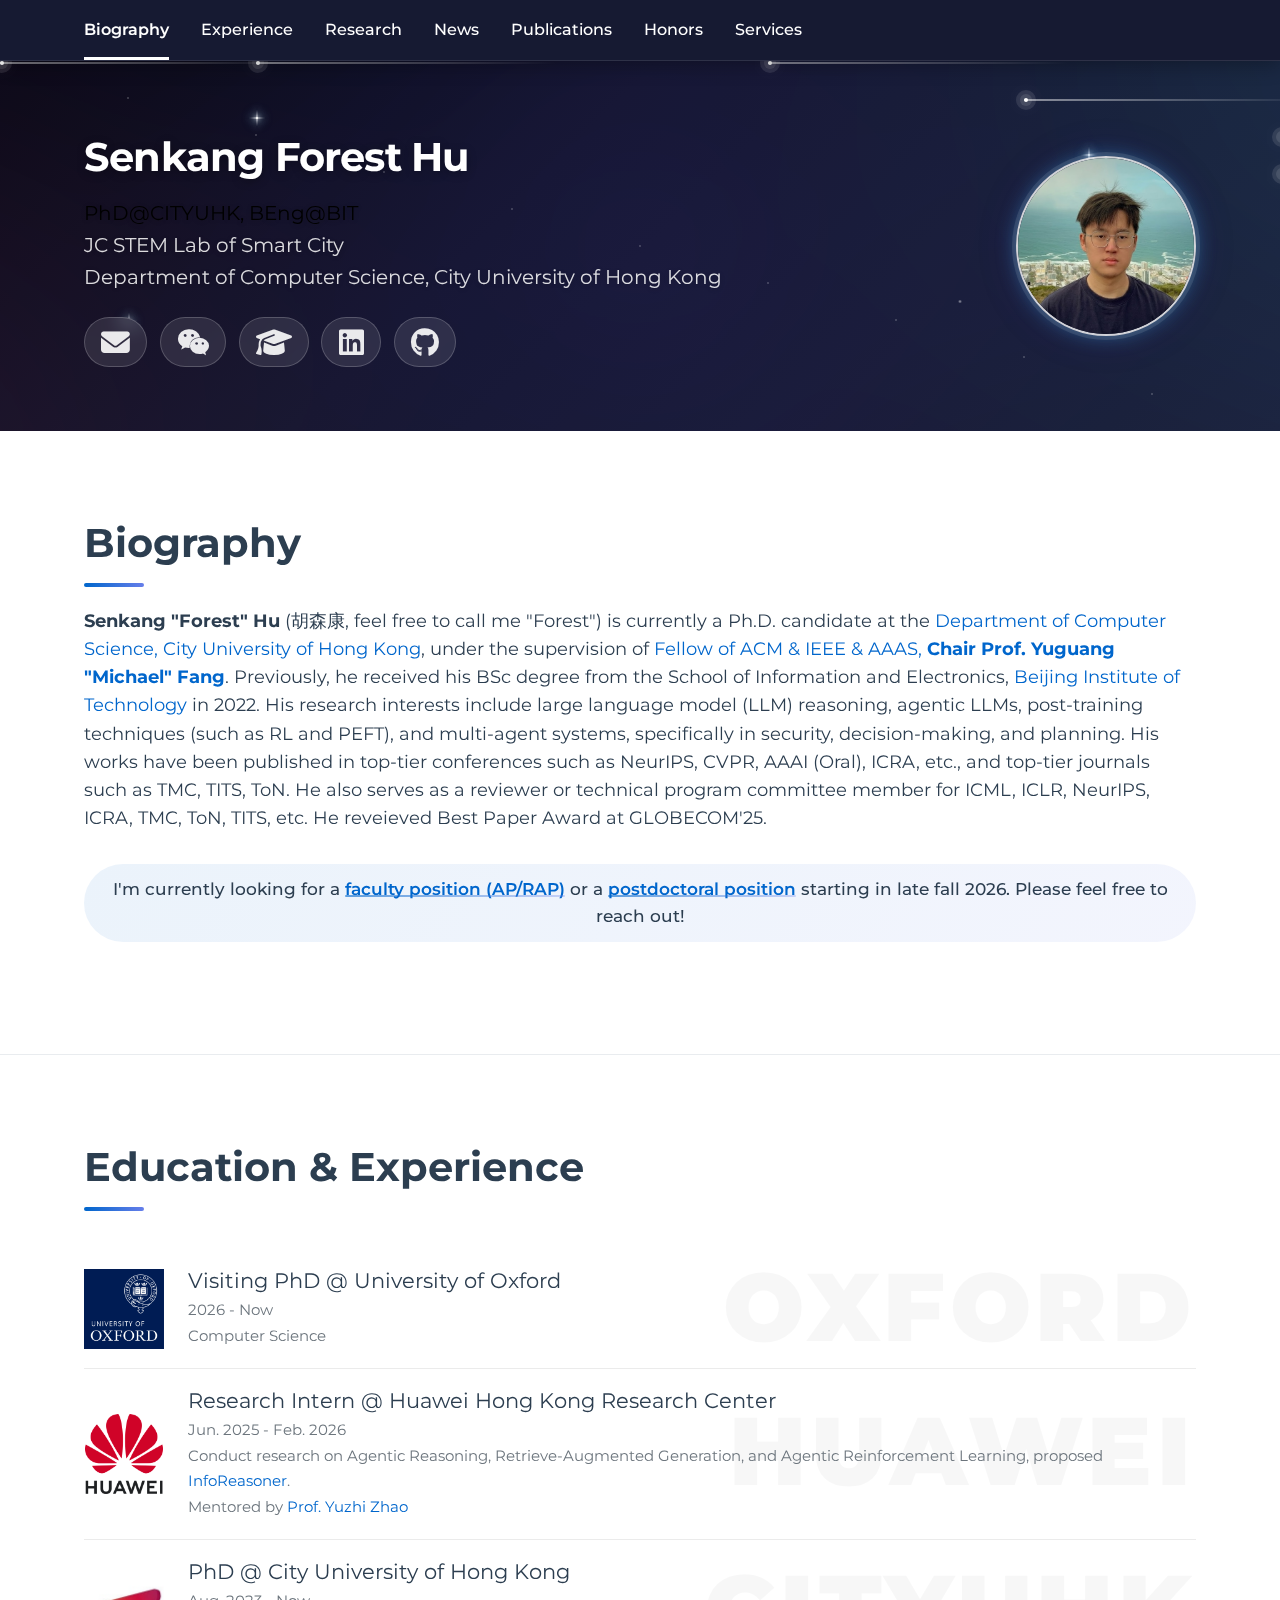
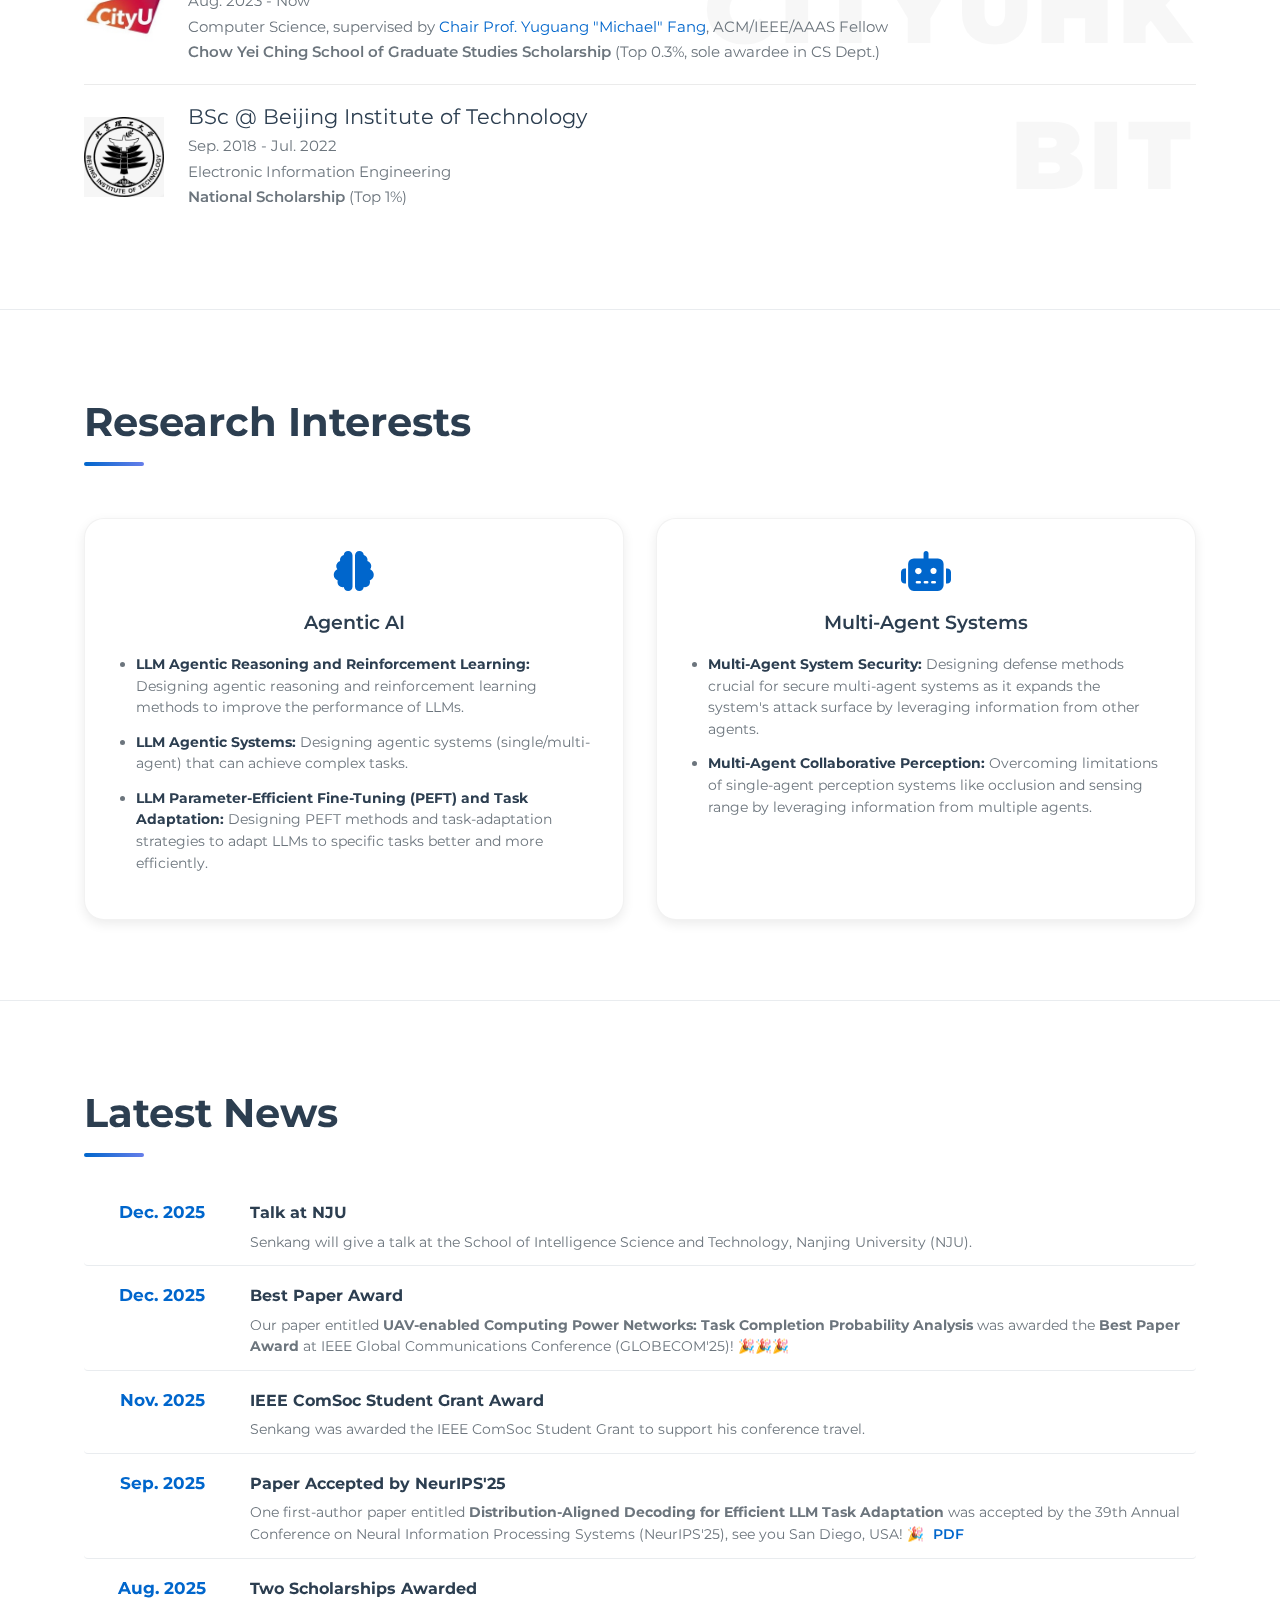
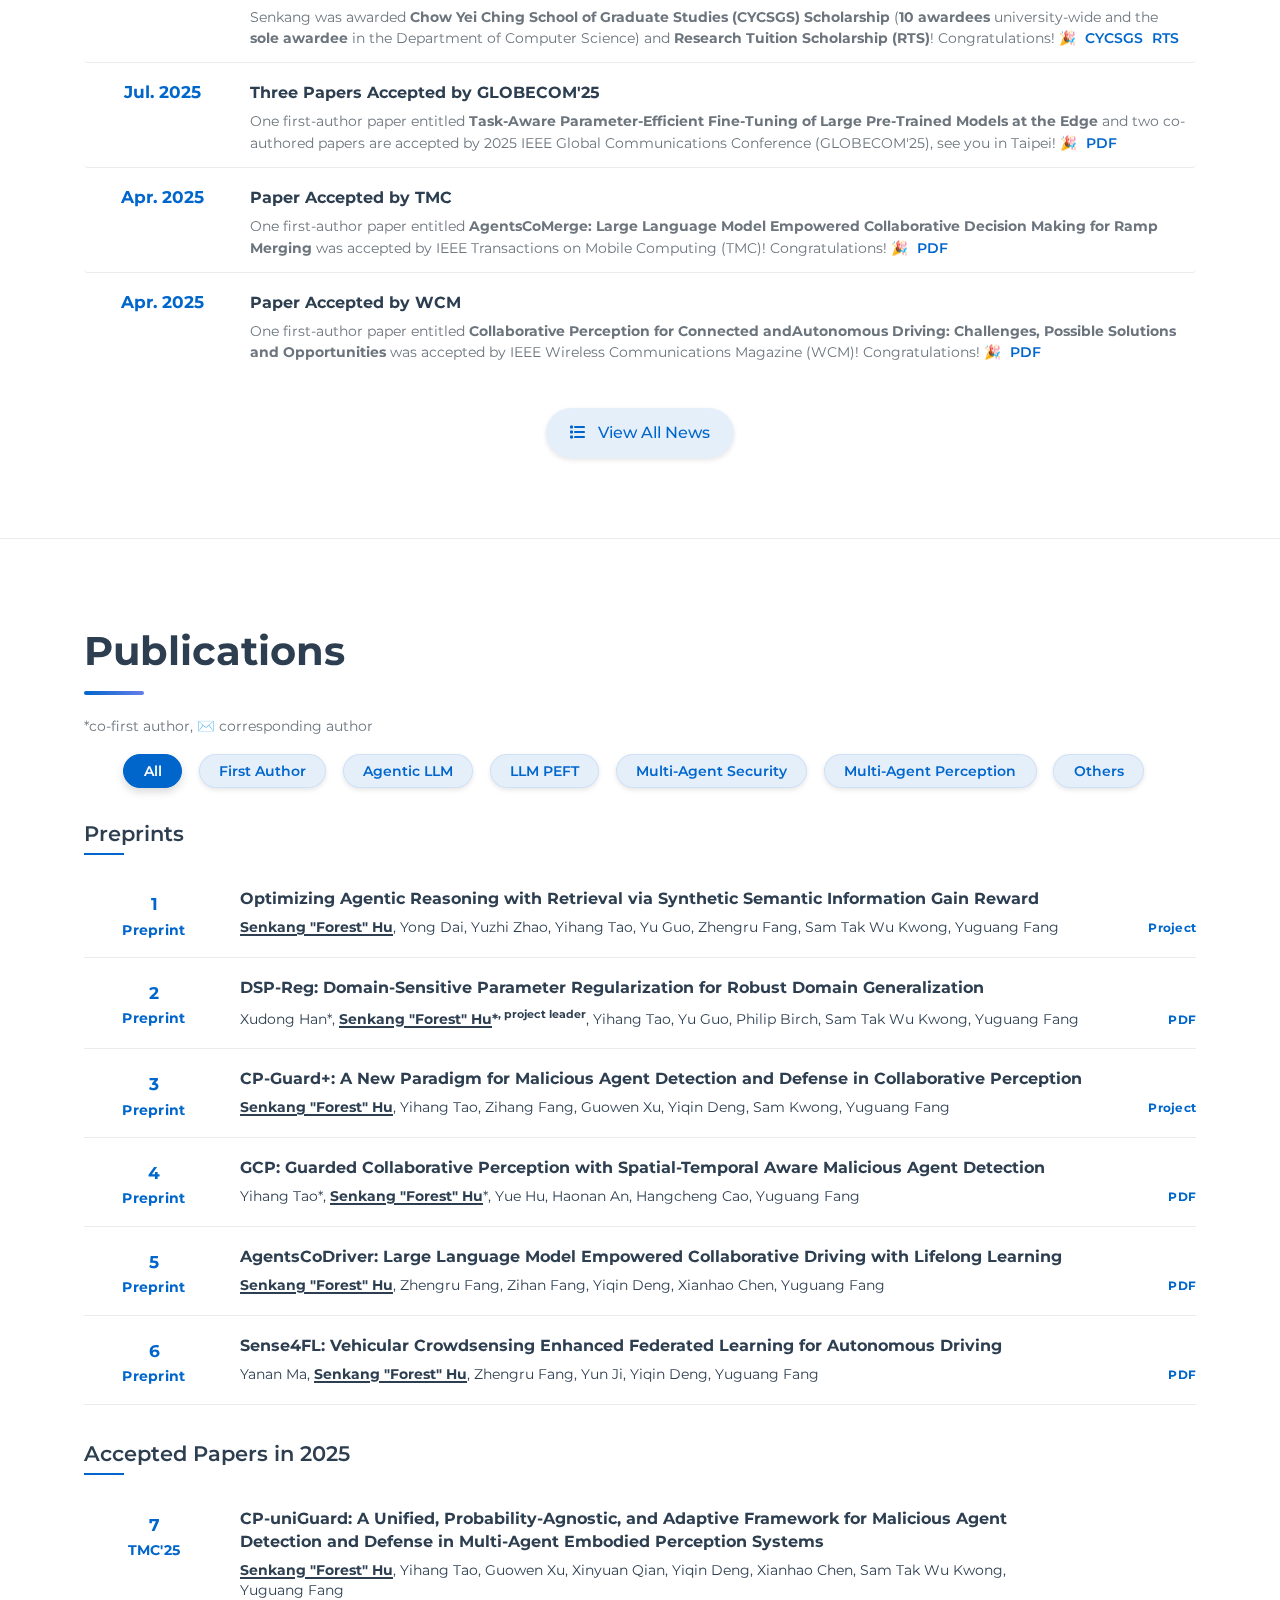
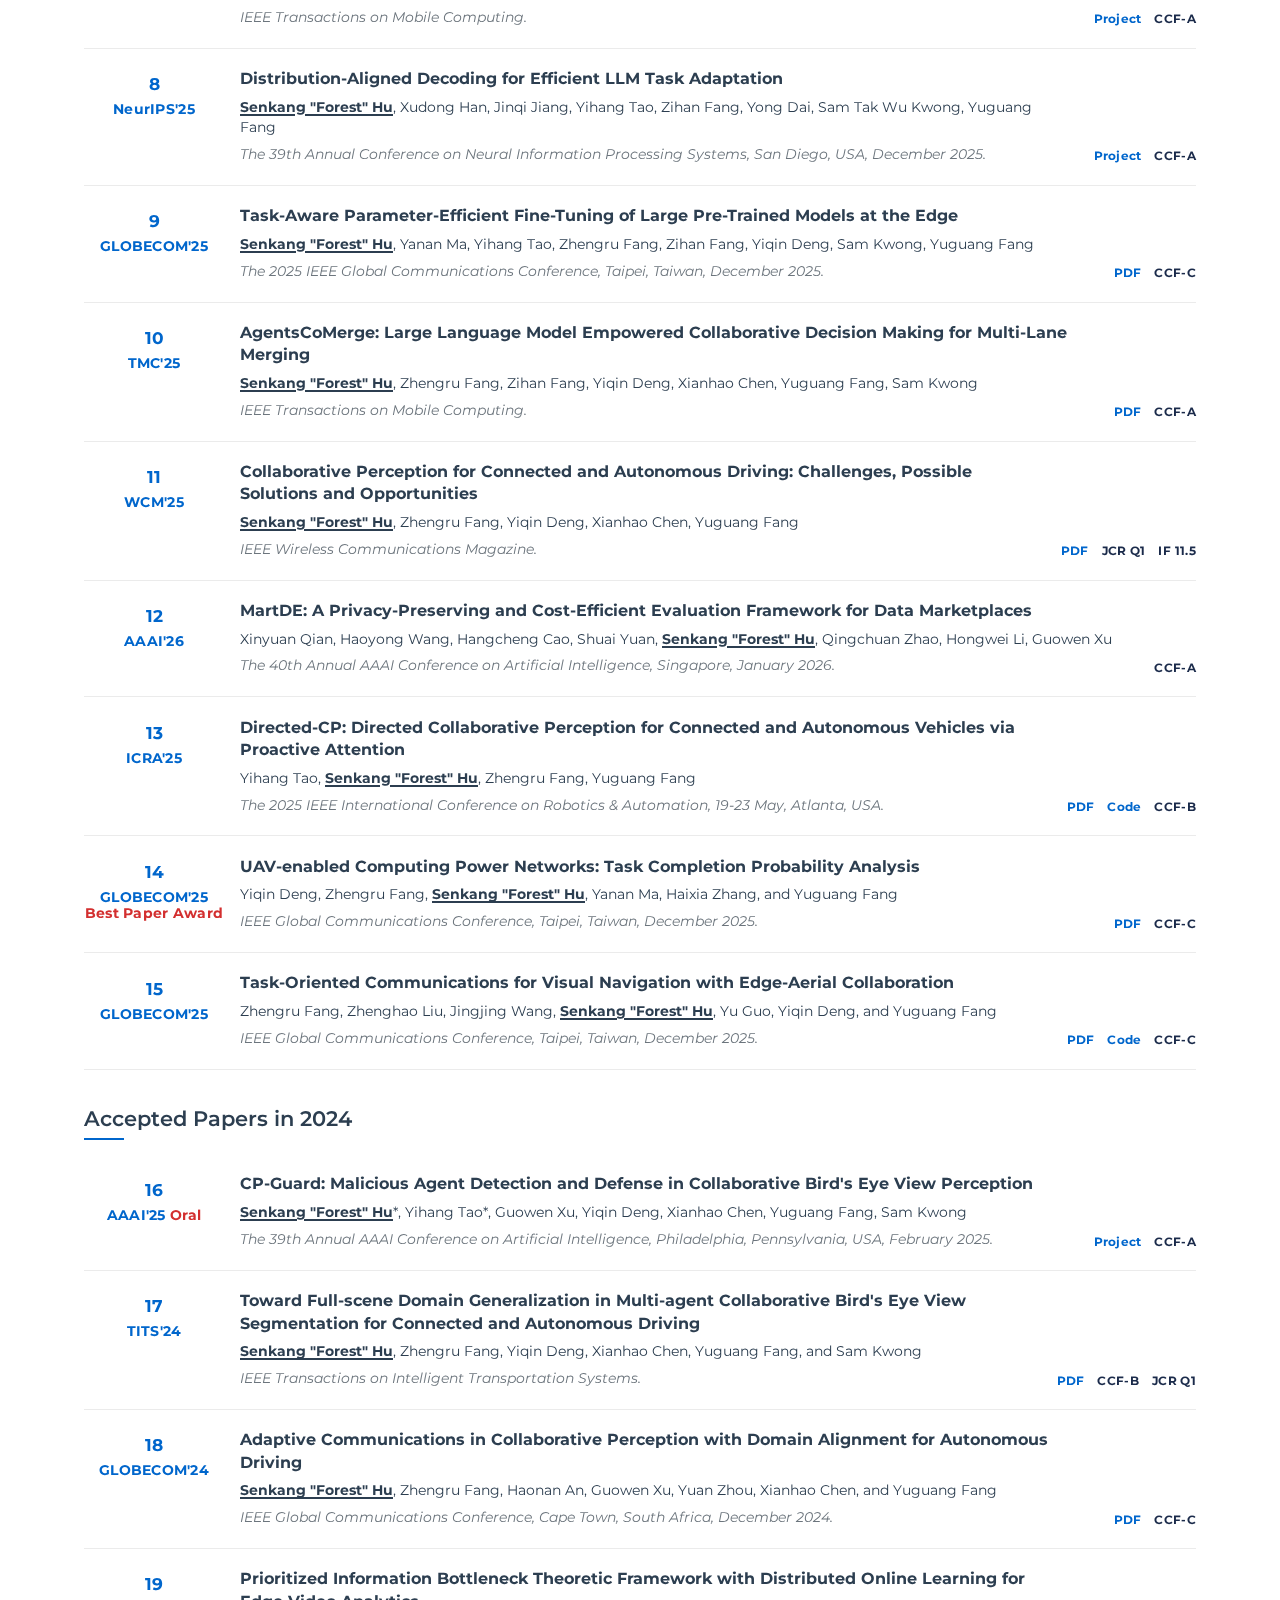
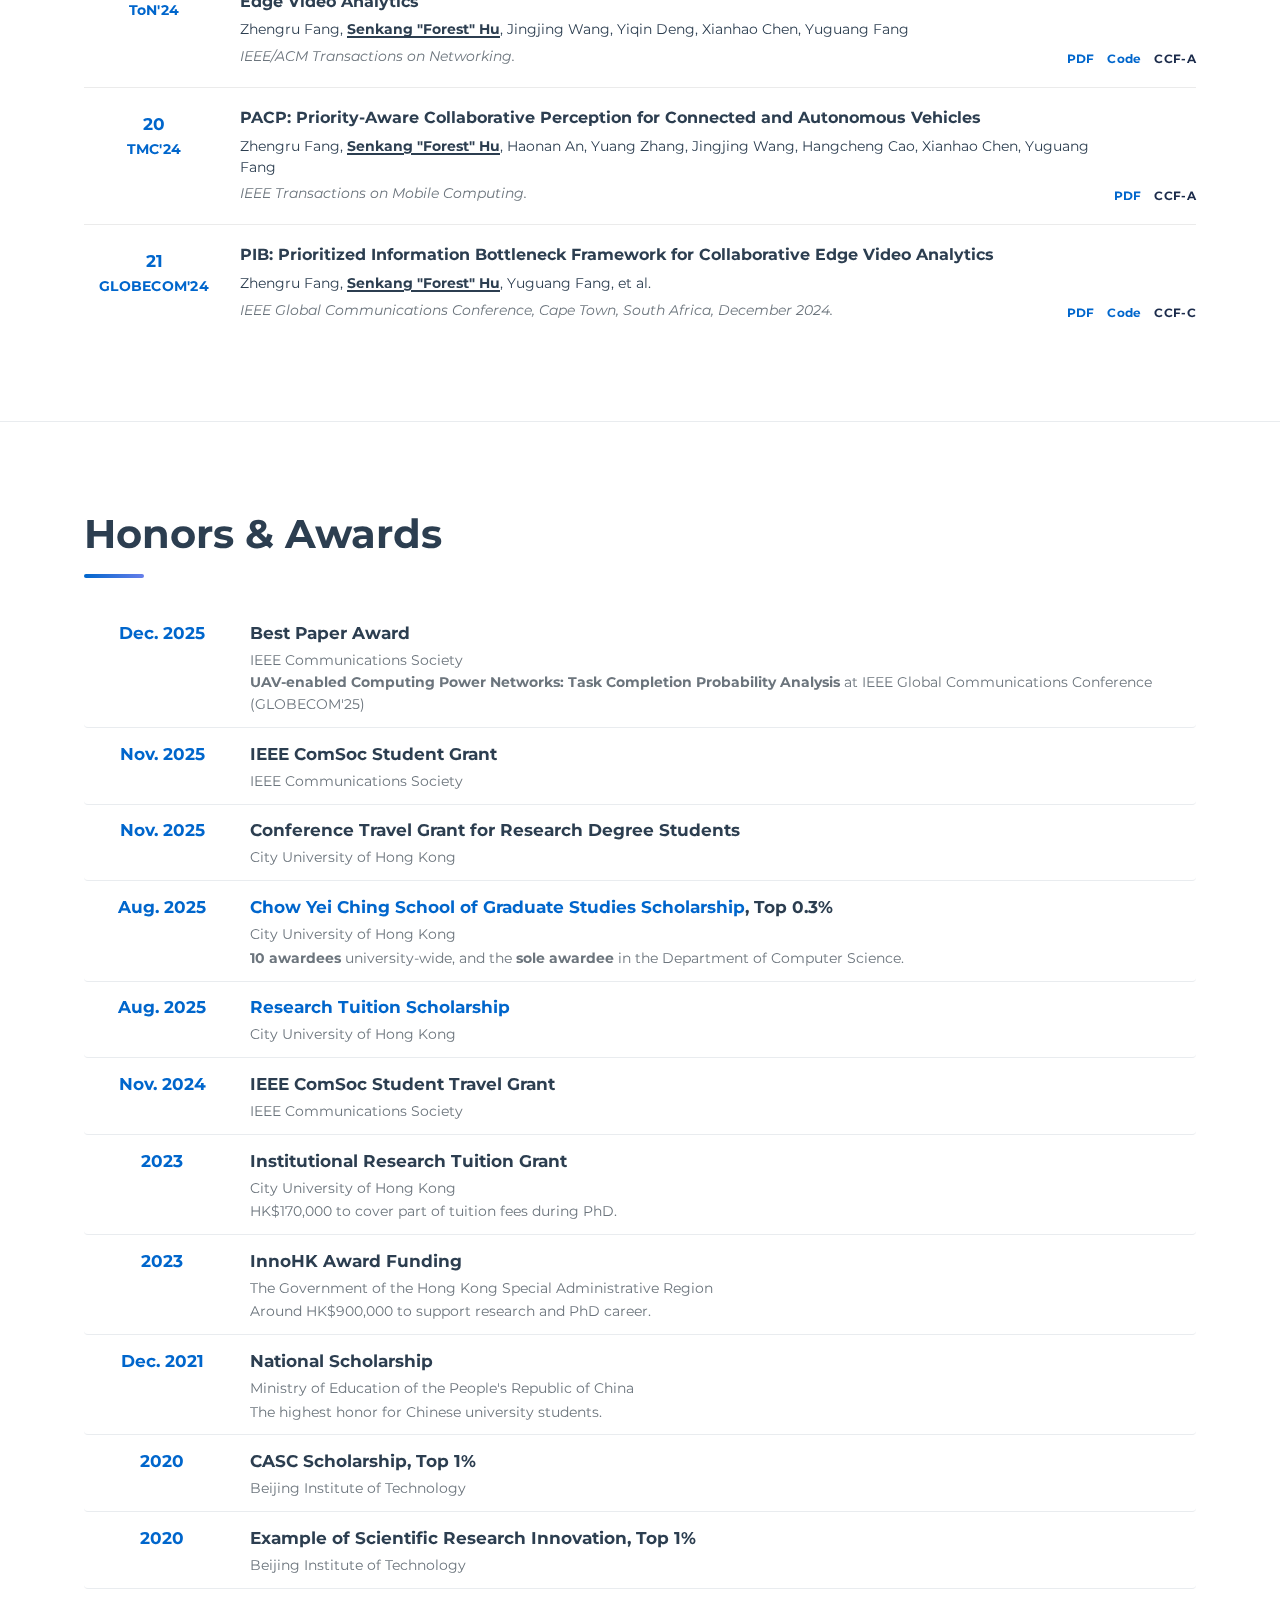
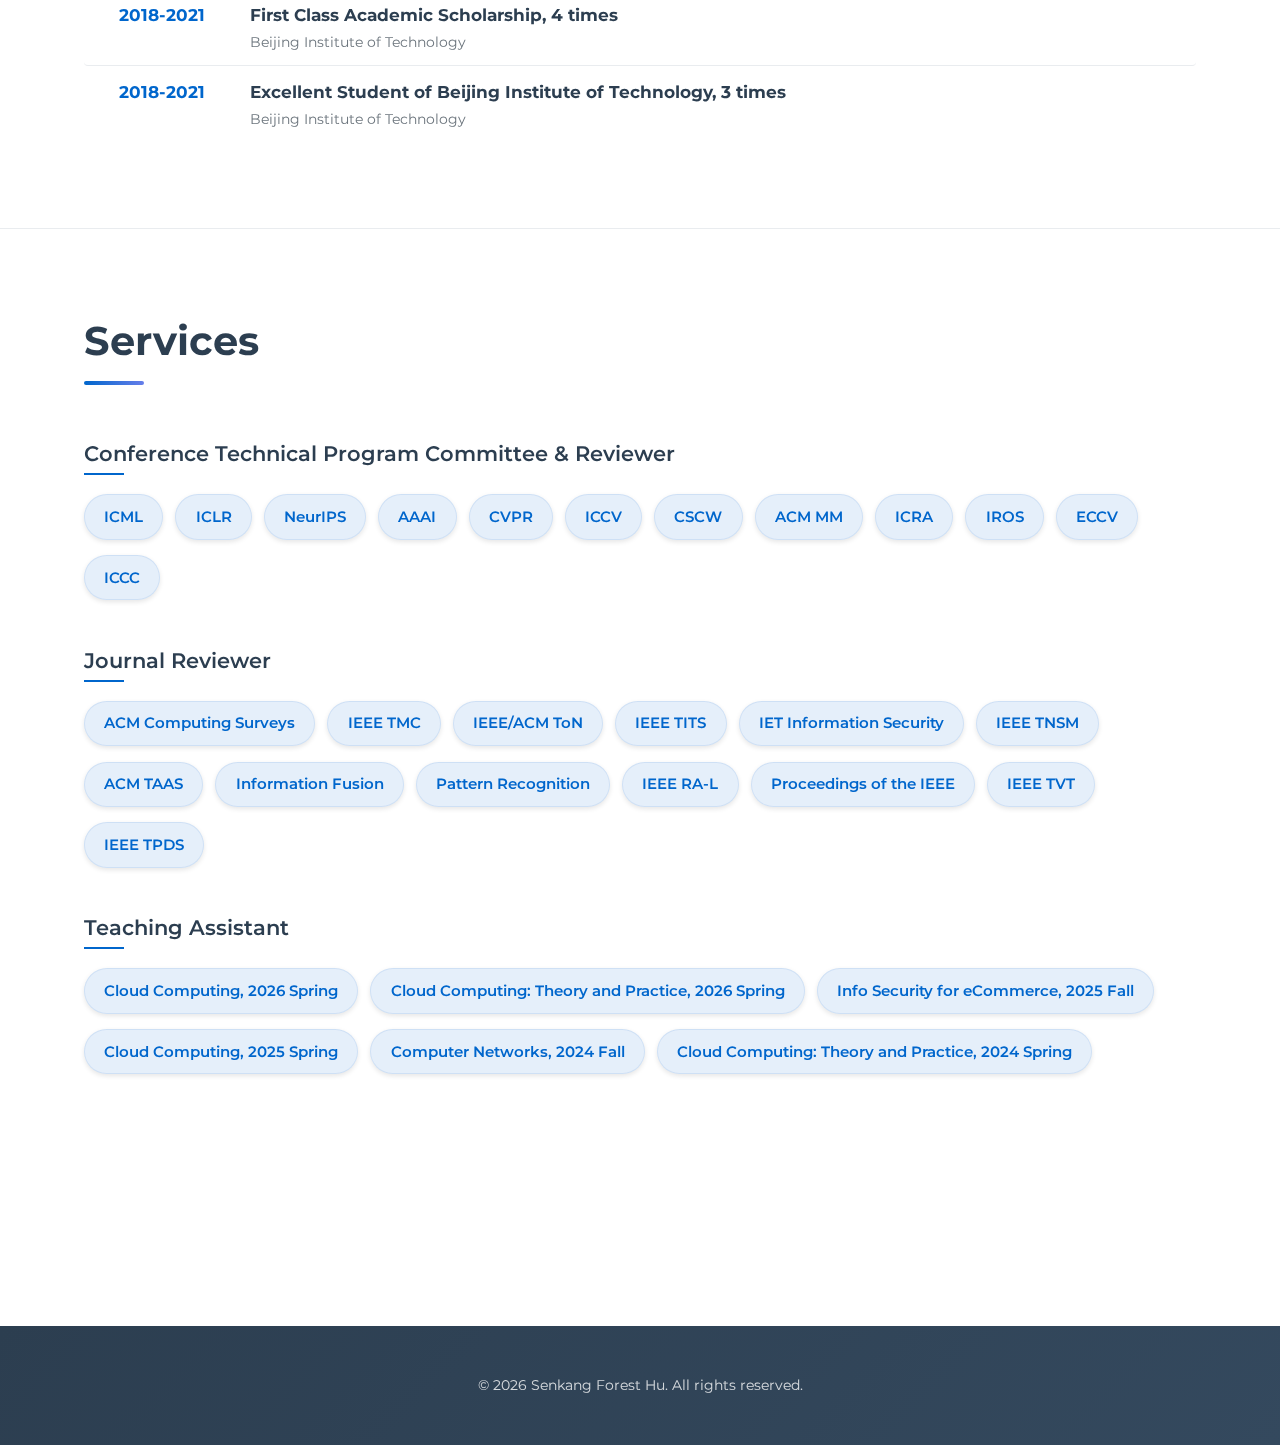
<file: index.html>
<!DOCTYPE html>
<html lang="en">

<head>
    <meta charset="UTF-8">
    <meta name="viewport" content="width=device-width, initial-scale=1.0">
    <title>Senkang Forest Hu</title>
    <link rel="stylesheet" href="styles.css">
    <link rel="stylesheet" href="https://cdnjs.cloudflare.com/ajax/libs/font-awesome/6.4.0/css/all.min.css">
    <link rel="icon"
        href="data:image/svg+xml, <svg xmlns='http://www.w3.org/2000/svg' viewBox='0 0 100 100'><text y='.9em' font-size='90'>☯️</text></svg>">
</head>

<body>
    <nav>
        <div class="container">
            <ul class="nav-links">
                <li><a href="#about" class="active">Biography</a></li>
                <li><a href="#experience">Experience</a></li>
                <li><a href="#research">Research</a></li>
                <li><a href="#latest-news">News</a></li>
                <li><a href="#publications">Publications</a></li>
                <li><a href="#honors">Honors</a></li>
                <li><a href="#services">Services</a></li>
            </ul>
        </div>
    </nav>

    <!-- 
        Header 风格切换说明：
        - 星空风格（默认）：保持 <header> 标签不变
        - 渐变流动风格：在 <header> 标签上添加 class="header-gradient-flow"
        例如：<header class="header-gradient-flow">
    -->
    <header>
        <div class="header-bg-overlay">
            <div class="shooting-star"></div>
            <div class="shooting-star"></div>
            <div class="shooting-star"></div>
            <div class="shooting-star"></div>
            <div class="shooting-star"></div>
            <div class="shooting-star"></div>
            <!-- 恒星 -->
            <div class="twinkling-star" style="top: 15%; left: 20%;"></div>
            <div class="twinkling-star" style="top: 25%; left: 85%;"></div>
            <div class="twinkling-star" style="top: 70%; left: 10%;"></div>
        </div>
        <div class="container">
            <div class="header-content">
                <div class="profile-info">
                    <!-- Profile info will be loaded from JSON -->
                </div>
                <div class="profile-image">
                    <img src="assets/profile.jpg" id="profile-img" alt="Senkang Forest Hu">
                </div>
            </div>
        </div>
    </header>

    <main>
        <section id="about" class="section">
            <div class="container">
                <h2 class="section-title">Biography</h2>
                <div class="about-content">
                    <p><b>Senkang "Forest" Hu</b> (<span class="kai-font">胡森康</span>, feel free to call me "Forest") is
                        currently a Ph.D. candidate at the <a href="https://www.cityu.edu.hk/">Department of Computer
                            Science, City University of Hong Kong</a>, under the supervision of <a
                            href="https://www.cs.cityu.edu.hk/~yugufang/">
                            Fellow of ACM & IEEE & AAAS, <b>Chair Prof. Yuguang "Michael" Fang</b></a>. Previously, he
                        received his BSc degree from the School of Information and Electronics, <a
                            href="https://www.bit.edu.cn/">Beijing Institute of Technology</a> in 2022.
                        His research interests include large language model (LLM) reasoning, agentic LLMs,
                        post-training techniques (such as RL and PEFT), and multi-agent systems, specifically in
                        security, decision-making, and planning.
                        His works have been published in top-tier conferences such as NeurIPS, CVPR, AAAI (Oral), ICRA, etc.,
                        and top-tier journals such as TMC, TITS, ToN. He also serves as a reviewer or technical program
                        committee member for ICML, ICLR, NeurIPS, ICRA, TMC, ToN, TITS, etc. He reveieved Best Paper Award at GLOBECOM'25.</p>

                    <p class="job-seeking-notice"><b>I'm currently looking for a <u>faculty position (AP/RAP)</u> or a
                            <u>postdoctoral position</u> starting in late fall 2026. Please feel free to reach out!</b>
                    </p>

                </div>
            </div>
        </section>

        <section id="experience" class="section">
            <div class="container">
                <h2 class="section-title">Education & Experience</h2>
                <div class="edu-list">
                    <div class="edu-item">
                        <div class="edu-watermark">OXFORD</div>
                        <div class="edu-content-wrapper">
                            <img src="assets/oxford-logo.png" alt="University of Oxford" class="edu-logo">
                            <div class="edu-content-right">
                                <div class="edu-school-name">Visiting PhD @ University of Oxford</div>
                                <div class="edu-extra">
                                    2026 - Now<br>
                                    Computer Science
                                </div>
                            </div>
                        </div>
                    </div>

                    <div class="edu-item">
                        <div class="edu-watermark">HUAWEI</div>
                        <div class="edu-content-wrapper">
                            <img src="assets/Huawei_Standard_logo.svg.png" alt="Huawei" class="edu-logo">
                            <div class="edu-content-right">
                                <div class="edu-school-name">Research Intern @ Huawei Hong Kong Research Center</div>
                                <div class="edu-extra">
                                    Jun. 2025 - Feb. 2026<br>
                                    Conduct research on Agentic Reasoning, Retrieve-Augmented Generation, and Agentic
                                    Reinforcement Learning, proposed <a href="paper-pages/InfoReasoner/index.html" target="_blank">InfoReasoner</a>.<br>
                                    Mentored by <a href="https://zhaoyuzhi.github.io/" target="_blank">Prof. Yuzhi
                                        Zhao</a>
                                </div>
                            </div>
                        </div>
                    </div>

                    <div class="edu-item">
                        <div class="edu-watermark">CITYUHK</div>
                        <div class="edu-content-wrapper">
                            <img src="assets/cityu-logo.jpeg" alt="City University of Hong Kong" class="edu-logo">
                            <div class="edu-content-right">
                                <div class="edu-school-name">PhD @ City University of Hong Kong</div>
                                <div class="edu-extra">
                                    Aug. 2023 - Now<br>
                                    Computer Science, supervised by <a href="https://www.cs.cityu.edu.hk/~yugufang/">Chair Prof. Yuguang "Michael" Fang</a>, ACM/IEEE/AAAS Fellow<br>
                                    <b>Chow Yei Ching School of Graduate Studies Scholarship</b> (Top 0.3%, sole awardee
                                    in CS Dept.)
                                </div>
                            </div>
                        </div>
                    </div>

                    <div class="edu-item">
                        <div class="edu-watermark">BIT</div>
                        <div class="edu-content-wrapper">
                            <img src="assets/bit-logo.jpg" alt="Beijing Institute of Technology" class="edu-logo">
                            <div class="edu-content-right">
                                <div class="edu-school-name">BSc @ Beijing Institute of Technology</div>
                                <div class="edu-extra">
                                    Sep. 2018 - Jul. 2022<br>
                                    Electronic Information Engineering<br>
                                    <b>National Scholarship</b> (Top 1%)
                                </div>
                            </div>
                        </div>
                    </div>
                </div>
            </div>
        </section>

        <section id="research" class="section">
            <div class="container">
                <h2 class="section-title">Research Interests</h2>
                <div class="research-areas">
                    <div class="research-area">
                        <i class="fas fa-brain"></i>
                        <h3>Agentic AI</h3>
                        <ul class="research-list">
                            <li><strong>LLM Agentic Reasoning and Reinforcement Learning:</strong> Designing agentic
                                reasoning and reinforcement learning methods to improve the performance of LLMs.</li>
                            <li><strong>LLM Agentic Systems:</strong> Designing agentic systems (single/multi-agent)
                                that can achieve complex tasks.</li>
                            <li><strong>LLM Parameter-Efficient Fine-Tuning (PEFT) and Task Adaptation:</strong>
                                Designing PEFT methods and task-adaptation strategies to adapt LLMs to specific tasks
                                better and more efficiently.</li>
                        </ul>
                    </div>
                    <div class="research-area">
                        <i class="fas fa-robot"></i>
                        <h3>Multi-Agent Systems</h3>
                        <ul class="research-list">
                            <li><strong>Multi-Agent System Security:</strong> Designing defense methods crucial for
                                secure multi-agent systems as it expands the system's attack surface by leveraging
                                information from other agents.</li>
                            <li><strong>Multi-Agent Collaborative Perception:</strong> Overcoming limitations of
                                single-agent perception systems like occlusion and sensing range by leveraging
                                information from multiple agents.</li>
                        </ul>
                    </div>
                </div>
            </div>
        </section>

        <section id="latest-news" class="section">
            <div class="container">
                <h2 class="section-title">Latest News</h2>
                <div id="news-container" class="news-list">
                    <!-- News items will be dynamically loaded here from news.json -->
                </div>
                <div class="view-all-news">
                    <a href="pages/all-news.html" class="btn btn-primary" target="_self"><i class="fas fa-list"></i>
                        View All News</a>
                </div>
            </div>
        </section>

        <section id="publications" class="section">
            <div class="container">
                <h2 class="section-title">Publications</h2>
                <!-- Publication Legend -->
                <div class="publication-legend"
                    style="text-align: left; margin-bottom: 1rem; font-size: 0.9rem; color: var(--light-text);">
                    <span>*co-first author, </span>
                    <span>✉️ corresponding author</span>
                </div>
                <!-- Publication Filters -->
                <div class="filter-container">
                    <div class="filter-group">
                        <button class="filter-btn active" data-filter="all">All</button>
                        <button class="filter-btn" data-filter="first-author">First Author</button>
                        <button class="filter-btn" data-filter="llm-agent">Agentic LLM</button>
                        <button class="filter-btn" data-filter="llm-peft">LLM PEFT</button>
                        <button class="filter-btn" data-filter="multi-agent-security">Multi-Agent Security</button>
                        <button class="filter-btn" data-filter="multi-agent-perception">Multi-Agent Perception</button>
                        <button class="filter-btn" data-filter="others">Others</button>

                    </div>
                </div>



                <!-- Publications List -->
                <div class="publications-container">
                    <div class="publications-list">
                        <!-- Publications will be dynamically loaded here from publications.json -->
                    </div>
                </div>
            </div>
        </section>

        <section id="honors" class="section">
            <div class="container">
                <h2 class="section-title">Honors & Awards</h2>
                <div class="honors-list">
                    <div class="honor-item">
                        <div class="honor-year"><span class="year-highlight">Dec. 2025</span></div>
                        <div class="honor-content">
                            <h3>Best Paper Award</h3>
                            <p>IEEE Communications Society<br><strong>UAV-enabled Computing Power Networks: Task
                                    Completion Probability Analysis</strong> at IEEE Global Communications Conference
                                (GLOBECOM'25)</p>
                        </div>
                    </div>
                    <div class="honor-item">
                        <div class="honor-year"><span class="year-highlight">Nov. 2025</span></div>
                        <div class="honor-content">
                            <h3>IEEE ComSoc Student Grant</h3>
                            <p>IEEE Communications Society</p>

                        </div>
                    </div>
                    <div class="honor-item">
                        <div class="honor-year"><span class="year-highlight">Nov. 2025</span></div>
                        <div class="honor-content">
                            <h3>Conference Travel Grant for Research Degree Students</h3>
                            <p>City University of Hong Kong</p>
                        </div>
                    </div>
                    <div class="honor-item">
                        <div class="honor-year"><span class="year-highlight">Aug. 2025</span></div>
                        <div class="honor-content">
                            <h3><a href="https://scholars.cityu.edu.hk/en/prizes/chow-yei-ching-school-of-graduate-studies-scholarships-for-non-lo-67/"
                                    target="_blank">Chow Yei Ching School of Graduate Studies Scholarship</a>, Top 0.3%
                            </h3>
                            <p>City University of Hong Kong</p>
                            <p><strong>10 awardees</strong> university-wide, and the <strong>sole awardee</strong> in
                                the Department of Computer Science.</p>
                        </div>
                    </div>

                    <div class="honor-item">
                        <div class="honor-year"><span class="year-highlight">Aug. 2025</span></div>
                        <div class="honor-content">
                            <h3><a href="https://scholars.cityu.edu.hk/en/prizes/institutional-research-tuition-scholarship-531/"
                                    target="_blank">Research Tuition Scholarship</a></h3>
                            <p>City University of Hong Kong</p>
                        </div>
                    </div>
                    <div class="honor-item">
                        <div class="honor-year"><span class="year-highlight">Nov. 2024</span></div>
                        <div class="honor-content">
                            <h3>IEEE ComSoc Student Travel Grant</h3>
                            <p>IEEE Communications Society</p>
                        </div>
                    </div>
                    <div class="honor-item">
                        <div class="honor-year"><span class="year-highlight">2023</span></div>
                        <div class="honor-content">
                            <h3>Institutional Research Tuition Grant</h3>
                            <p>City University of Hong Kong</p>
                            <p>HK$170,000 to cover part of tuition fees during PhD.</p>
                        </div>
                    </div>
                    <div class="honor-item">
                        <div class="honor-year"><span class="year-highlight">2023</span></div>
                        <div class="honor-content">
                            <h3>InnoHK Award Funding</h3>
                            <p>The Government of the Hong Kong Special Administrative Region</p>
                            <p>Around HK$900,000 to support research and PhD career.</p>
                        </div>
                    </div>
                    <div class="honor-item">
                        <div class="honor-year"><span class="year-highlight">Dec. 2021</span></div>
                        <div class="honor-content">
                            <h3>National Scholarship</h3>
                            <p>Ministry of Education of the People's Republic of China</p>
                            <p>The highest honor for Chinese university students.</p>
                        </div>
                    </div>
                    <div class="honor-item">
                        <div class="honor-year"><span class="year-highlight">2020</span></div>
                        <div class="honor-content">
                            <h3>CASC Scholarship, Top 1%</h3>
                            <p>Beijing Institute of Technology</p>
                        </div>
                    </div>
                    <div class="honor-item">
                        <div class="honor-year"><span class="year-highlight">2020</span></div>
                        <div class="honor-content">
                            <h3>Example of Scientific Research Innovation, Top 1%</h3>
                            <p>Beijing Institute of Technology</p>
                        </div>
                    </div>
                    <div class="honor-item">
                        <div class="honor-year"><span class="year-highlight">2018-2021</span></div>
                        <div class="honor-content">
                            <h3>First Class Academic Scholarship, 4 times</h3>
                            <p>Beijing Institute of Technology</p>
                        </div>
                    </div>
                    <div class="honor-item">
                        <div class="honor-year"><span class="year-highlight">2018-2021</span></div>
                        <div class="honor-content">
                            <h3>Excellent Student of Beijing Institute of Technology, 3 times</h3>
                            <p>Beijing Institute of Technology</p>
                        </div>
                    </div>
                </div>
            </div>
        </section>

        <section id="services" class="section">
            <div class="container">
                <h2 class="section-title">Services</h2>
                <div class="services-content">
                    <div class="service-category">
                        <h3>Conference Technical Program Committee & Reviewer</h3>
                        <ul class="service-list">
                            <li>ICML</li>
                            <li>ICLR</li>
                            <li>NeurIPS</li>
                            <li>AAAI</li>
                            <li>CVPR</li>
                            <li>ICCV</li>
                            <li>CSCW</li>
                            <li>ACM MM</li>
                            <li>ICRA</li>
                            <li>IROS</li>
                            <li>ECCV</li>
                            <li>ICCC</li>
                        </ul>
                    </div>

                    <div class="service-category">
                        <h3>Journal Reviewer</h3>
                        <ul class="service-list">
                            <li>ACM Computing Surveys</li>
                            <li>IEEE TMC</li>
                            <li>IEEE/ACM ToN</li>
                            <li>IEEE TITS</li>
                            <li>IET Information Security</li>
                            <li>IEEE TNSM</li>
                            <li>ACM TAAS</li>
                            <li>Information Fusion</li>
                            <li>Pattern Recognition</li>
                            <li>IEEE RA-L</li>
                            <li>Proceedings of the IEEE</li>
                            <li>IEEE TVT</li>
                            <li>IEEE TPDS</li>
                        </ul>
                    </div>

                    <div class="service-category">
                        <h3>Teaching Assistant</h3>
                        <ul class="service-list">
                            <li>Cloud Computing, 2026 Spring</li>
                            <li>Cloud Computing: Theory and Practice, 2026 Spring</li>
                            <li>Info Security for eCommerce, 2025 Fall</li>
                            <li>Cloud Computing, 2025 Spring</li>
                            <li>Computer Networks, 2024 Fall</li>
                            <li>Cloud Computing: Theory and Practice, 2024 Spring</li>
                        </ul>
                    </div>
                </div>
            </div>
        </section>

        <!-- <section id="collaborator" class="section">
            <div class="container">
                <h2 class="section-title">Collaborators & Sponsors</h2>
                <div class="collaborator-content">
                    <div class="logo-container">
                        <a href="https://www.cityu.edu.hk/" target="_blank" rel="noopener noreferrer">
                            <img src="assets/cityu-logo-long.png" alt="City University of Hong Kong" class="collaborator-logo">
                        </a>
                        <a href="https://www.hku.hk/" target="_blank" rel="noopener noreferrer">
                            <img src="assets/hku-logo.png" alt="The University of Hong Kong" class="collaborator-logo">
                        </a>
                        <a href="https://campaign.hkjc.com/ch/withyou/about-hkjc/charities-trust.aspx" target="_blank" rel="noopener noreferrer">
                            <img src="assets/JC.png" alt="The Hong Kong Jockey Club Charities Trust" class="collaborator-logo">
                        </a>
                        <a href="https://www.huawei.com/en/" target="_blank" rel="noopener noreferrer">
                            <img src="assets/huawei-logo.png" alt="Huawei" class="collaborator-logo">
                        </a>
                        <a href="https://x-humanoid.com/" target="_blank" rel="noopener noreferrer">
                            <img src="assets/x-humanoid.png" alt="X-Humanoid" class="collaborator-logo">
                        </a>
                        <a href="https://www.uestc.edu.cn/" target="_blank" rel="noopener noreferrer">
                            <img src="assets/uestc-logo.jpg" alt="University of Electronic Science and Technology of China" class="collaborator-logo">
                        </a>
                        <a href="https://www.innohk.gov.hk/" target="_blank" rel="noopener noreferrer">
                            <img src="assets/innohk-logo.svg" alt="InnoHK" class="collaborator-logo">
                        </a>
                        <a href="https://www.comsoc.org/" target="_blank" rel="noopener noreferrer">
                            <img src="assets/ieee-comsoc-logo.svg" alt="IEEE Communications Society" class="collaborator-logo">
                        </a>
                        <a href="https://www.jcstem.hk/en" target="_blank" rel="noopener noreferrer">
                            <img src="assets/jcstemlab-logo.png" alt="JC STEM Lab" class="collaborator-logo">
                        </a>
                    </div>
                </div>
            </div>
        </section> -->

        <div style="width: 15%; height: auto; margin: auto; padding: 2rem 0;">
            <script type="text/javascript" id="clstr_globe"
                src="//clustrmaps.com/globe.js?d=qLWVVAAvtN_5u37gNS4Dm-rflExCdP123yF9uf4KZnk"></script>
        </div>
    </main>

    <footer>
        <div class="container">
            <p>&copy; <span id="current-year"></span> Senkang Forest Hu. All rights reserved.</p>
        </div>
    </footer>

    <script src="script.js"></script>
    <script>
        // Update copyright year
        document.getElementById('current-year').textContent = new Date().getFullYear();

        // Mobile navigation horizontal scroll handling
        document.addEventListener('DOMContentLoaded', function () {
            // Make all links open in a new tab
            document.querySelectorAll('a').forEach(link => {
                // Skip navigation links that are meant for scrolling within the page
                // Also skip the "View All News" link
                const href = link.getAttribute('href');
                if (href.startsWith('#') || href === 'pages/all-news.html' || link.textContent.trim() === 'View All News') {
                    // For these specific links, ensure they open in the same tab
                    link.setAttribute('target', '_self');
                } else {
                    link.setAttribute('target', '_blank');
                    link.setAttribute('rel', 'noopener noreferrer');
                }
            });

            const navLinks = document.querySelector('.nav-links');
            if (navLinks) {
                // Check if scrollable
                const checkScrollable = () => {
                    const isScrollable = navLinks.scrollWidth > navLinks.clientWidth;
                    document.querySelector('nav .container').classList.toggle('has-scroll', isScrollable);
                };

                // Check on load and resize
                checkScrollable();
                window.addEventListener('resize', checkScrollable);

                // Scroll to active link
                const activeLink = navLinks.querySelector('a.active');
                if (activeLink) {
                    const activeLi = activeLink.closest('li');
                    if (activeLi) {
                        setTimeout(() => {
                            // Center the active link
                            const scrollPos = activeLi.offsetLeft - (navLinks.clientWidth / 2) + (activeLi.offsetWidth / 2);
                            navLinks.scrollLeft = Math.max(0, scrollPos);
                        }, 100);
                    }
                }
            }

            // Apply KaiTi font to all Chinese characters that are not already wrapped in .kai-font
            function applyKaiFont() {
                const textNodes = [];
                const chineseRegex = /[\u4e00-\u9fff]+/;

                // Recursive function to get all text nodes
                function getTextNodes(node) {
                    if (node.nodeType === 3) { // Text node
                        if (chineseRegex.test(node.nodeValue)) {
                            textNodes.push(node);
                        }
                    } else if (node.nodeType === 1 && node.nodeName !== 'SCRIPT' && node.nodeName !== 'STYLE') { // Element node
                        // Skip if the node already has the kai-font class or is a parent of one
                        if (!node.classList || !node.classList.contains('kai-font')) {
                            for (let i = 0; i < node.childNodes.length; i++) {
                                getTextNodes(node.childNodes[i]);
                            }
                        }
                    }
                }

                getTextNodes(document.body);

                // Process text nodes containing Chinese characters
                textNodes.forEach(textNode => {
                    const text = textNode.nodeValue;
                    const parts = [];
                    let lastIndex = 0;

                    // Find all Chinese character sequences
                    text.replace(/([\u4e00-\u9fff]+)/g, (match, p1, offset) => {
                        // Add text before the match
                        if (offset > lastIndex) {
                            parts.push(document.createTextNode(text.substring(lastIndex, offset)));
                        }

                        // Create span for Chinese characters
                        const span = document.createElement('span');
                        span.className = 'kai-font';
                        span.textContent = p1;
                        parts.push(span);

                        lastIndex = offset + match.length;
                    });

                    // Add remaining text
                    if (lastIndex < text.length) {
                        parts.push(document.createTextNode(text.substring(lastIndex)));
                    }

                    // Replace original text node with processed parts
                    if (parts.length > 0) {
                        const fragment = document.createDocumentFragment();
                        parts.forEach(part => fragment.appendChild(part));
                        textNode.parentNode.replaceChild(fragment, textNode);
                    }
                });
            }

            // Run the function to apply KaiTi font to Chinese characters
            applyKaiFont();
        });
    </script>
</body>

</html>
</file>
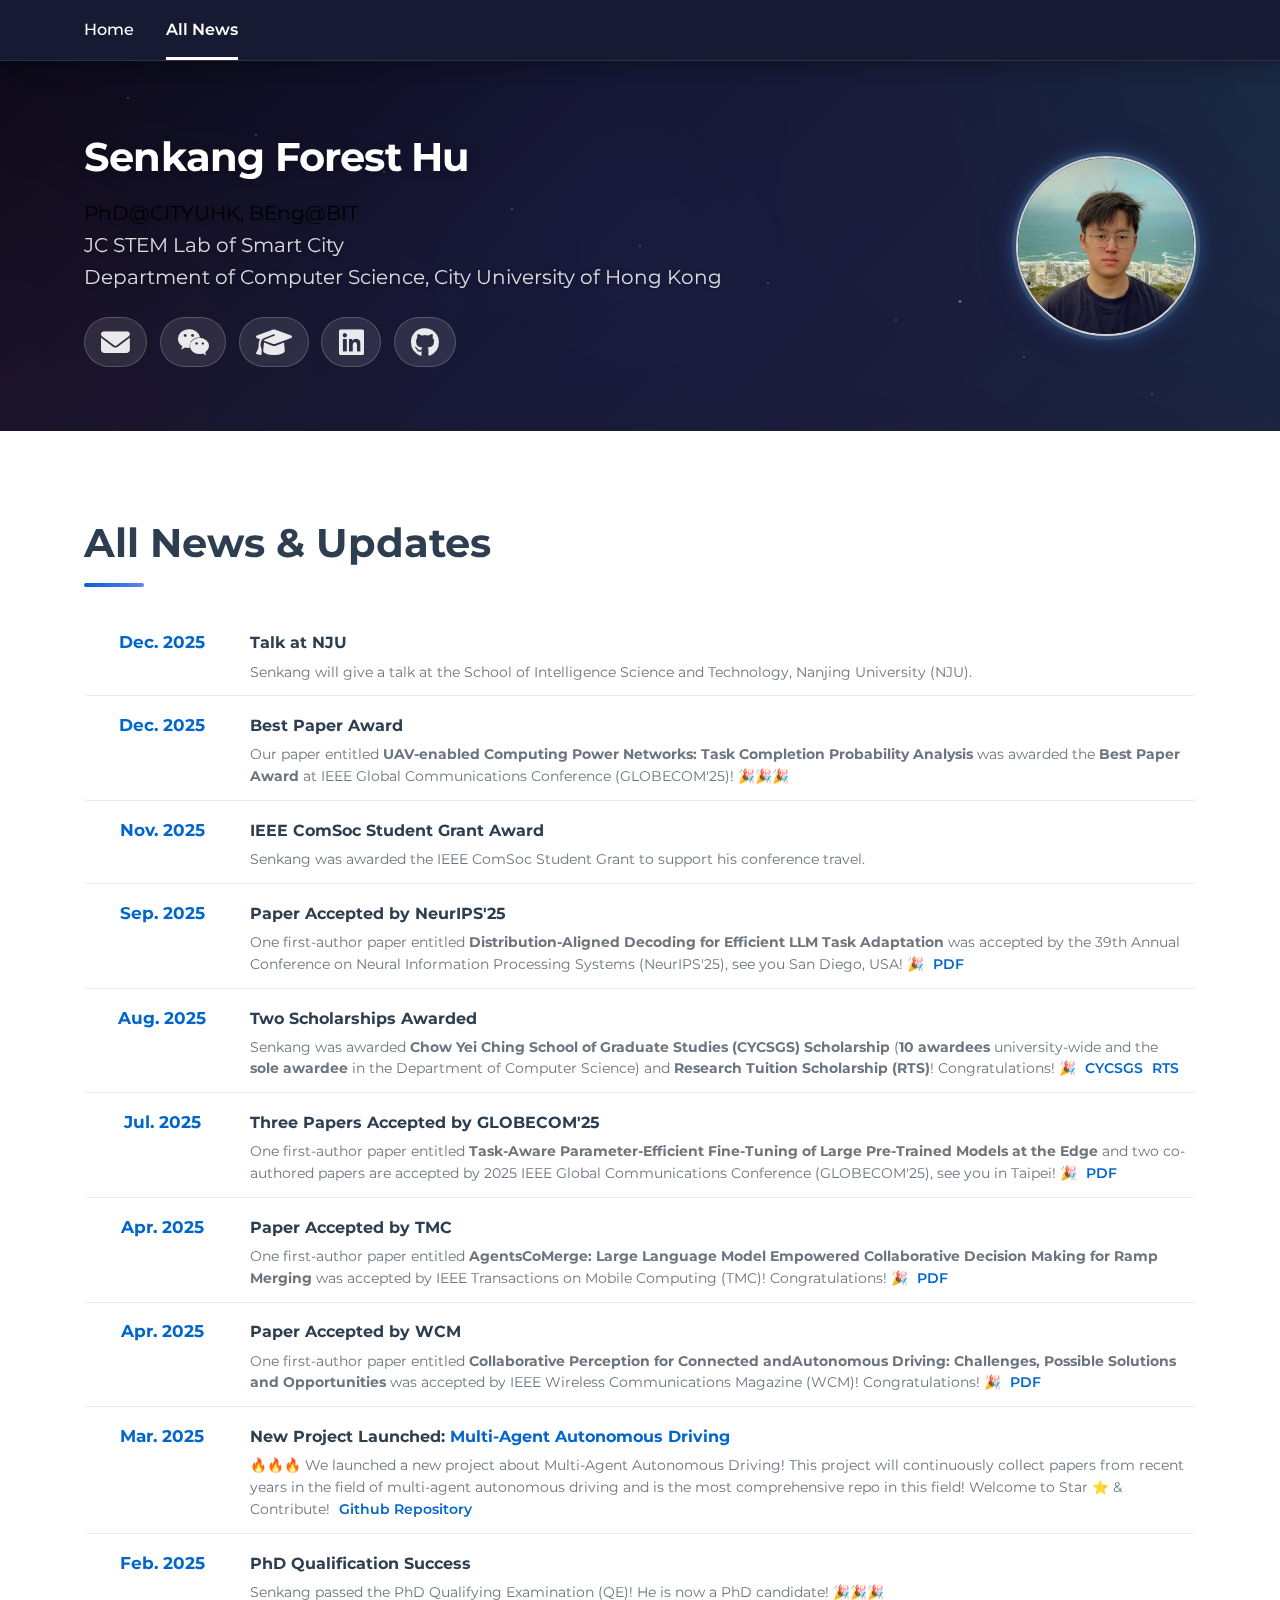
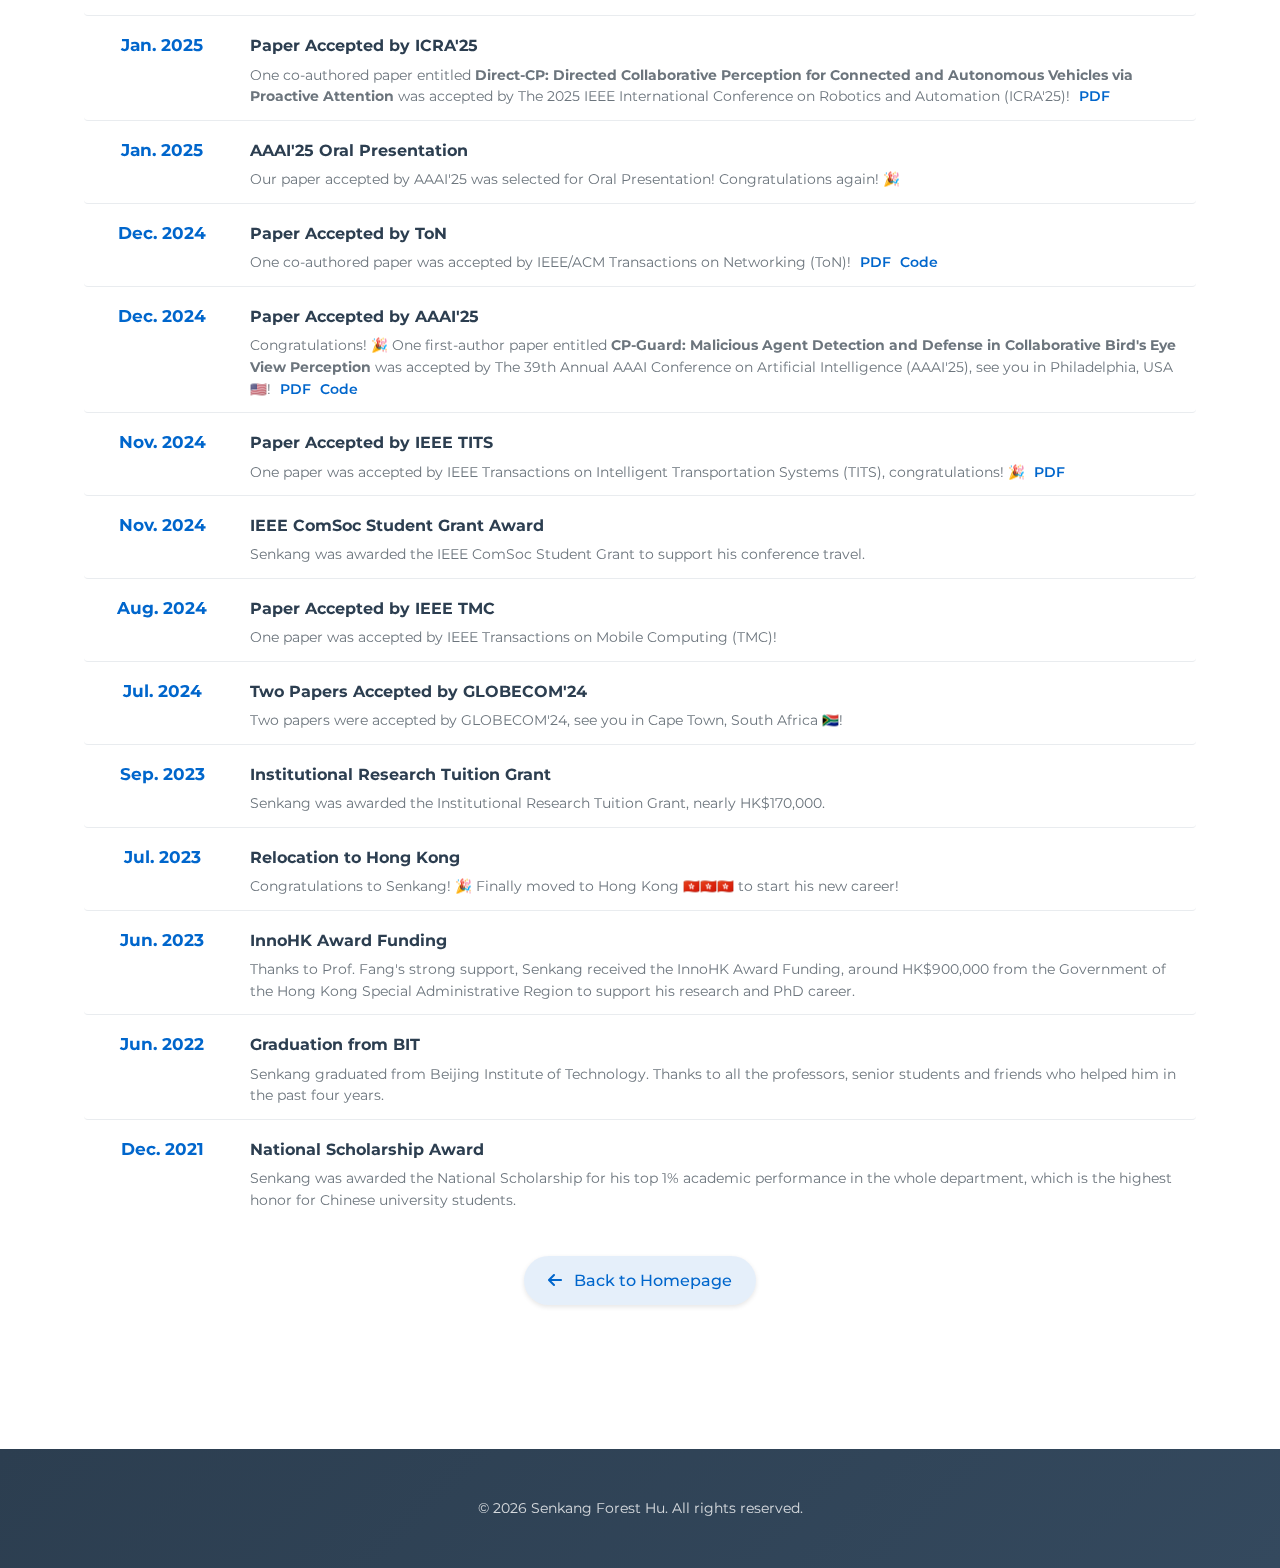
<file: pages/all-news.html>
<!DOCTYPE html>
<html lang="en">
<head>
    <meta charset="UTF-8">
    <meta name="viewport" content="width=device-width, initial-scale=1.0">
    <title>All News - Senkang Forest Hu</title>
    <link rel="stylesheet" href="../styles.css">
    <link rel="stylesheet" href="https://cdnjs.cloudflare.com/ajax/libs/font-awesome/6.4.0/css/all.min.css">
    <style>
        .kai-font {
            font-family: KaiTi, STKaiti, "楷体", serif;
        }
    </style>
</head>
<body>
    <nav>
        <div class="container">
            <ul class="nav-links">
                <li><a href="../index.html">Home</a></li>
                <li><a href="#" class="active">All News</a></li>
            </ul>
        </div>
    </nav>

    <header>
        <div class="container">
            <div class="header-content">
                <div class="profile-info">
                    <!-- Profile info will be loaded from JSON -->
                </div>
                <div class="profile-image">
                    <img src="../assets/profile.jpg" alt="Senkang Hu" id="profile-img">
                </div>
            </div>
        </div>
    </header>

    <main>
        <section id="all-news" class="section">
            <div class="container">
                <h2 class="section-title">All News & Updates</h2>
                <div id="all-news-container" class="news-list">
                    <!-- News items will be dynamically loaded here from news.json -->
                </div>
                <div class="back-to-home">
                    <a href="../index.html" class="btn btn-primary"><i class="fas fa-arrow-left"></i> Back to Homepage</a>
                </div>
            </div>
        </section>
    </main>

    <footer>
        <div class="container">
            <p>&copy; <span id="copyright-year"></span> Senkang Forest Hu. All rights reserved.</p>
        </div>
    </footer>

    <script>
        // Set copyright year
        document.getElementById('copyright-year').textContent = new Date().getFullYear();
        
        // Mobile navigation horizontal scroll handling
        document.addEventListener('DOMContentLoaded', function() {
            const navLinks = document.querySelector('.nav-links');
            if (navLinks) {
                // Check if scrollable
                const checkScrollable = () => {
                    const isScrollable = navLinks.scrollWidth > navLinks.clientWidth;
                    document.querySelector('nav .container').classList.toggle('has-scroll', isScrollable);
                };
                
                // Check on load and resize
                checkScrollable();
                window.addEventListener('resize', checkScrollable);
                
                // Scroll to active link
                const activeLink = navLinks.querySelector('a.active');
                if (activeLink) {
                    const activeLi = activeLink.closest('li');
                    if (activeLi) {
                        setTimeout(() => {
                            // Center the active link
                            const scrollPos = activeLi.offsetLeft - (navLinks.clientWidth / 2) + (activeLi.offsetWidth / 2);
                            navLinks.scrollLeft = Math.max(0, scrollPos);
                        }, 100);
                    }
                }
            }
            
            // Apply KaiTi font to all Chinese characters that are not already wrapped in .kai-font
            function applyKaiFont() {
                const textNodes = [];
                const chineseRegex = /[\u4e00-\u9fff]+/;
                
                // Recursive function to get all text nodes
                function getTextNodes(node) {
                    if (node.nodeType === 3) { // Text node
                        if (chineseRegex.test(node.nodeValue)) {
                            textNodes.push(node);
                        }
                    } else if (node.nodeType === 1 && node.nodeName !== 'SCRIPT' && node.nodeName !== 'STYLE') { // Element node
                        // Skip if the node already has the kai-font class or is a parent of one
                        if (!node.classList || !node.classList.contains('kai-font')) {
                            for (let i = 0; i < node.childNodes.length; i++) {
                                getTextNodes(node.childNodes[i]);
                            }
                        }
                    }
                }
                
                getTextNodes(document.body);
                
                // Process text nodes containing Chinese characters
                textNodes.forEach(textNode => {
                    const text = textNode.nodeValue;
                    const parts = [];
                    let lastIndex = 0;
                    
                    // Find all Chinese character sequences
                    text.replace(/([\u4e00-\u9fff]+)/g, (match, p1, offset) => {
                        // Add text before the match
                        if (offset > lastIndex) {
                            parts.push(document.createTextNode(text.substring(lastIndex, offset)));
                        }
                        
                        // Create span for Chinese characters
                        const span = document.createElement('span');
                        span.className = 'kai-font';
                        span.textContent = p1;
                        parts.push(span);
                        
                        lastIndex = offset + match.length;
                    });
                    
                    // Add remaining text
                    if (lastIndex < text.length) {
                        parts.push(document.createTextNode(text.substring(lastIndex)));
                    }
                    
                    // Replace original text node with processed parts
                    if (parts.length > 0) {
                        const fragment = document.createDocumentFragment();
                        parts.forEach(part => fragment.appendChild(part));
                        textNode.parentNode.replaceChild(fragment, textNode);
                    }
                });
            }
            
            // Run the function to apply KaiTi font to Chinese characters
            applyKaiFont();
        });
    </script>
    <script src="../script.js?v=20260425-1"></script>
</body>
</html>
</file>
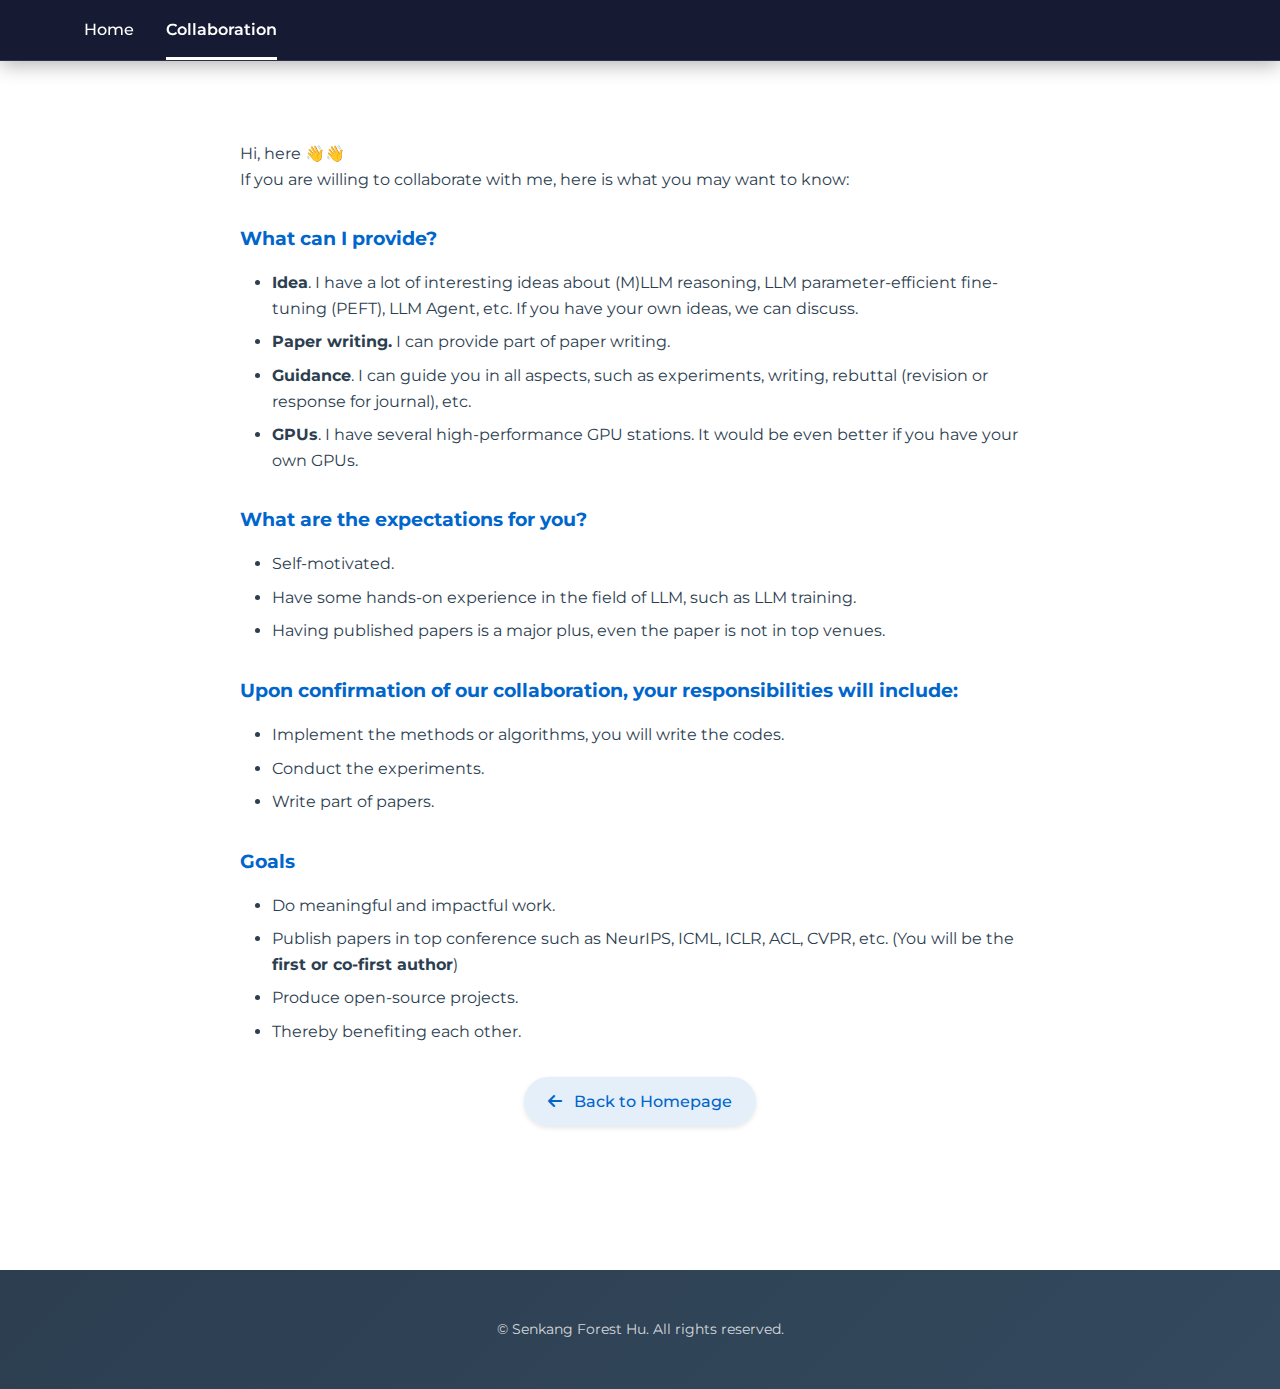
<file: pages/collaboration.html>
<!DOCTYPE html>
<html lang="en">
<head>
    <meta charset="UTF-8">
    <meta name="viewport" content="width=device-width, initial-scale=1.0">
    <title>Collaboration - Senkang Forest Hu</title>
    <link rel="stylesheet" href="../styles.css">
    <link rel="stylesheet" href="https://cdnjs.cloudflare.com/ajax/libs/font-awesome/6.4.0/css/all.min.css">
    <link href="https://fonts.googleapis.com/css2?family=Inter:wght@300;400;500;600;700&family=Prata&display=swap" rel="stylesheet">
    <style>
        .kai-font {
            font-family: KaiTi, STKaiti, "wS", serif;
        }
        .collaboration-content {
            max-width: 800px;
            margin: 0 auto;
            line-height: 1.6;
        }
        .collaboration-content h3 {
            color: var(--primary-color);
            margin-top: 2rem;
            margin-bottom: 1rem;
        }
        .collaboration-content ul {
            margin: 1rem 0;
            padding-left: 2rem;
        }
        .collaboration-content li {
            margin-bottom: 0.5rem;
        }
        .collaboration-content strong {
            color: var(--text-primary);
        }
    </style>
</head>
<body>
    <nav>
        <div class="container">
            <ul class="nav-links">
                <li><a href="../index.html">Home</a></li>
                <li><a href="#" class="active">Collaboration</a></li>
            </ul>
        </div>
    </nav>



    <main>
        <section id="collaboration" class="section">
            <div class="container">
                <!-- <h2 class="section-title">Collaboration Opportunities</h2> -->
                <div class="collaboration-content">
                    <p>Hi, here 👋👋</p>
                    
                    <p>If you are willing to collaborate with me, here is what you may want to know:</p>

                    <h3>What can I provide?</h3>
                    <ul>
                        <li><strong>Idea</strong>. I have a lot of interesting ideas about (M)LLM reasoning, LLM parameter-efficient fine-tuning (PEFT), LLM Agent, etc. If you have your own ideas, we can discuss.</li>
                        <li><strong>Paper writing.</strong> I can provide part of paper writing.</li>
                        <li><strong>Guidance</strong>. I can guide you in all aspects, such as experiments, writing, rebuttal (revision or response for journal), etc.</li>
                        <li><strong>GPUs</strong>. I have several high-performance GPU stations. It would be even better if you have your own GPUs.</li>
                    </ul>

                    <h3>What are the expectations for you?</h3>
                    <ul>
                        <li>Self-motivated.</li>
                        <li>Have some hands-on experience in the field of LLM, such as LLM training.</li>
                        <li>Having published papers is a major plus, even the paper is not in top venues.</li>
                    </ul>

                    <h3>Upon confirmation of our collaboration, your responsibilities will include:</h3>
                    <ul>
                        <li>Implement the methods or algorithms, you will write the codes.</li>
                        <li>Conduct the experiments.</li>
                        <li>Write part of papers.</li>
                    </ul>

                    <h3>Goals</h3>
                    <ul>
                        <li>Do meaningful and impactful work.</li>
                        <li>Publish papers in top conference such as NeurIPS, ICML, ICLR, ACL, CVPR, etc. (You will be the <strong>first or co-first author</strong>)</li>
                        <li>Produce open-source projects.</li>
                        <li>Thereby benefiting each other.</li>
                    </ul>
                </div>
                <div class="back-to-home">
                    <a href="../index.html" class="btn btn-primary"><i class="fas fa-arrow-left"></i> Back to Homepage</a>
                </div>
            </div>
        </section>
    </main>

    <footer>
        <div class="container">
            <p>&copy; <span id="copyright-year"></span> Senkang Forest Hu. All rights reserved.</p>
        </div>
    </footer>

    
</body>
</html>
</file>
<file: styles.css>
/* Google Fonts */
@import url('https://fonts.googleapis.com/css2?family=Montserrat:wght@300;400;500;600;700&display=swap');

/* Base Styles */
:root {
    --primary-color: #0066cc;
    --secondary-color: #f8f9fa;
    --text-color: #2c3e50;
    /* 更深的文字颜色，提升对比度 */
    --black-color: #000;
    --light-text: #6c757d;
    /* 更柔和的灰色 */
    --border-color: #e9ecef;
    /* 更柔和的边框 */
    --section-spacing: 5rem;
    /* 增加区块间距 */
    --timeline-color: #f0f0f0;
    --background-color: rgba(0, 102, 204, 0.1);
    /* 更柔和的背景色 */
    --subsection-font-size: 1.3rem;

    /* 新增：阴影系统 */
    --shadow-sm: 0 2px 4px rgba(0, 0, 0, 0.05);
    --shadow-md: 0 4px 12px rgba(0, 0, 0, 0.08);
    --shadow-lg: 0 8px 24px rgba(0, 0, 0, 0.12);
    --shadow-hover: 0 12px 32px rgba(0, 102, 204, 0.15);
}

* {
    margin: 0;
    padding: 0;
    box-sizing: border-box;
}

body {
    font-family: 'Montserrat', sans-serif;
    line-height: 1.6;
    color: var(--text-color);
    background-color: #fff;
}

.container {
    width: 90%;
    max-width: 1200px;
    margin: 0 auto;
    padding: 0 20px;
    /* 增加左右内边距 */
}

.kai-font {
    font-family: KaiTi, STKaiti, "楷体", "楷体_GB2312", serif;
}

a {
    color: var(--primary-color);
    text-decoration: none;
    transition: color 0.3s ease;
}

a:hover {
    color: #004080;
}

/* Header Styles */
header {
    padding: 4rem 0;
    background: linear-gradient(135deg, #050714 0%, #0f1429 40%, #1a1f3a 100%);
    border-bottom: none;
    position: relative;
    overflow: hidden;
}

/* ============================================
   渐变流动风格 (Gradient Flow Style) v2
   液体/云雾般的“能量幕布”
   使用：<header class="header-gradient-flow">
   移除 class 恢复星空风格
   ============================================ */

/* 深色基底，明显流动 */
header.header-gradient-flow {
    background:
        radial-gradient(ellipse at 20% 25%, rgba(12, 18, 35, 0.95) 0%, transparent 45%),
        radial-gradient(ellipse at 80% 75%, rgba(20, 30, 55, 0.95) 0%, transparent 45%),
        linear-gradient(140deg,
            #0b1224 0%,
            #111c32 25%,
            #152a55 50%,
            #1f2562 75%,
            #0f1438 100%);
    background-size: 250% 250%, 250% 250%, 400% 400%;
    background-position: 0% 0%, 100% 100%, 40% 60%;
    animation: gf-base 18s ease-in-out infinite;
}

/* 液体主流动层：丝绸/烟雾，高光与暗纹交织 - 增强流动 */
header.header-gradient-flow::before {
    content: '';
    position: absolute;
    top: -30%;
    left: -30%;
    width: 160%;
    height: 160%;
    background:
        /* 深蓝-电光紫丝带 - 更大范围 */
        conic-gradient(from 20deg at 35% 35%,
            transparent 0deg,
            rgba(33, 74, 186, 0.5) 45deg,
            rgba(92, 74, 255, 0.6) 90deg,
            rgba(154, 110, 255, 0.55) 135deg,
            transparent 180deg),
        /* 青绿-玫红丝带 - 更大范围 */
        conic-gradient(from 200deg at 70% 65%,
            transparent 0deg,
            rgba(16, 200, 204, 0.5) 40deg,
            rgba(24, 211, 135, 0.45) 80deg,
            rgba(240, 92, 170, 0.55) 120deg,
            transparent 180deg),
        /* 丝绸高光 - 更明显 */
        radial-gradient(ellipse 1000px 750px at 42% 32%, rgba(160, 120, 255, 0.35) 0%, transparent 55%),
        radial-gradient(ellipse 800px 1000px at 60% 70%, rgba(20, 210, 200, 0.28) 0%, transparent 55%);
    background-size: 120% 120%;
    background-position: 0% 0%;
    filter: blur(45px);
    mix-blend-mode: screen;
    opacity: 0.88;
    animation: gf-liquid 15s ease-in-out infinite, gf-rotate 25s linear infinite;
}

/* 纹理/漩涡层：流线、褶皱、光斑 - 增强流动 */
header.header-gradient-flow::after {
    content: '';
    position: absolute;
    top: -35%;
    left: -35%;
    width: 170%;
    height: 170%;
    background:
        /* 流线型褶皱轨迹 - 更明显 */
        radial-gradient(ellipse 1400px 380px at 20% 55%, rgba(150, 120, 255, 0.4) 0%, transparent 42%),
        radial-gradient(ellipse 1100px 480px at 78% 28%, rgba(30, 200, 210, 0.35) 0%, transparent 48%),
        /* 漩涡 - 旋转更明显 */
        conic-gradient(from 60deg at 50% 50%,
            transparent 0deg,
            rgba(110, 120, 255, 0.25) 120deg,
            transparent 180deg,
            rgba(240, 92, 170, 0.25) 300deg,
            transparent 360deg),
        /* 柔和光斑/氛围灯 - 更亮 */
        radial-gradient(circle 480px at 18% 18%, rgba(154, 110, 255, 0.5) 0%, transparent 62%),
        radial-gradient(circle 580px at 82% 82%, rgba(16, 200, 204, 0.42) 0%, transparent 65%),
        radial-gradient(circle 400px at 52% 12%, rgba(240, 92, 170, 0.38) 0%, transparent 58%),
        /* 烟雾暗部 */
        radial-gradient(ellipse 1400px 1000px at 52% 50%, rgba(12, 18, 35, 0.65) 0%, transparent 72%);
    background-size: 110% 110%;
    background-position: 0% 0%;
    filter: blur(70px);
    mix-blend-mode: overlay;
    opacity: 0.75;
    animation: gf-waves 20s ease-in-out infinite, gf-rotate-reverse 30s linear infinite;
}

/* header 内纹理：细腻的丝绸波纹，轻微流动 */
header.header-gradient-flow .header-content::before {
    content: '';
    position: absolute;
    top: -60%;
    left: -60%;
    width: 220%;
    height: 220%;
    background:
        repeating-linear-gradient(42deg,
            transparent 0px,
            rgba(140, 110, 255, 0.04) 1px,
            transparent 3px,
            transparent 14px),
        repeating-linear-gradient(-38deg,
            transparent 0px,
            rgba(24, 200, 190, 0.035) 1px,
            transparent 3px,
            transparent 16px);
    opacity: 0.55;
    pointer-events: none;
    z-index: 0;
    animation: gf-texture 36s linear infinite;
}

/* 确保内容在纹理之上 */
header.header-gradient-flow .header-content {
    position: relative;
    z-index: 2;
}

/* 隐藏原星空流星层 */
header.header-gradient-flow .header-bg-overlay {
    display: none;
}

/* 流动动画 - 增强幅度和速度 */
@keyframes gf-base {

    0%,
    100% {
        background-position: 0% 0%, 100% 100%, 40% 60%;
    }

    33% {
        background-position: 50% 25%, 50% 75%, 60% 40%;
    }

    66% {
        background-position: 100% 50%, 0% 50%, 20% 80%;
    }
}

@keyframes gf-liquid {

    0%,
    100% {
        transform: translate(0, 0) rotate(0deg) scale(1);
        opacity: 0.88;
    }

    20% {
        transform: translate(6%, -5%) rotate(3deg) scale(1.06);
        opacity: 0.95;
    }

    40% {
        transform: translate(-4%, 5%) rotate(-2deg) scale(0.94);
        opacity: 0.82;
    }

    60% {
        transform: translate(5%, 4%) rotate(2deg) scale(1.04);
        opacity: 0.9;
    }

    80% {
        transform: translate(-3%, -3%) rotate(-1deg) scale(0.97);
        opacity: 0.85;
    }
}

@keyframes gf-waves {

    0%,
    100% {
        transform: translate(0, 0) rotate(0deg) scale(1);
        filter: blur(70px);
    }

    20% {
        transform: translate(-6%, 4%) rotate(8deg) scale(1.08);
        filter: blur(75px);
    }

    40% {
        transform: translate(5%, -5%) rotate(-6deg) scale(0.92);
        filter: blur(65px);
    }

    60% {
        transform: translate(-4%, 6%) rotate(7deg) scale(1.06);
        filter: blur(78px);
    }

    80% {
        transform: translate(6%, -4%) rotate(-5deg) scale(0.95);
        filter: blur(68px);
    }
}

@keyframes gf-texture {
    0% {
        transform: translate(0, 0) rotate(0deg);
    }

    50% {
        transform: translate(80px, 80px) rotate(180deg);
    }

    100% {
        transform: translate(160px, 160px) rotate(360deg);
    }
}

/* 旋转动画 - 让背景真正流动起来 */
@keyframes gf-rotate {
    0% {
        transform: translate(0, 0) rotate(0deg);
        background-position: 0% 0%;
    }

    50% {
        transform: translate(5%, 5%) rotate(180deg);
        background-position: 50% 50%;
    }

    100% {
        transform: translate(0, 0) rotate(360deg);
        background-position: 100% 100%;
    }
}

@keyframes gf-rotate-reverse {
    0% {
        transform: translate(0, 0) rotate(0deg);
        background-position: 0% 0%;
    }

    50% {
        transform: translate(-5%, -5%) rotate(-180deg);
        background-position: 50% 50%;
    }

    100% {
        transform: translate(0, 0) rotate(-360deg);
        background-position: 100% 100%;
    }
}

/* 渐变流动风格下的头像效果调整 - 能量光晕 */
header.header-gradient-flow #profile-img {
    box-shadow:
        0 0 0 4px rgba(255, 255, 255, 0.2),
        /* 电光紫光晕 */
        0 0 20px rgba(139, 92, 246, 0.5),
        0 0 40px rgba(99, 102, 241, 0.4),
        /* 青绿色光晕 */
        0 0 60px rgba(6, 182, 212, 0.35),
        /* 玫红色光晕 */
        0 0 80px rgba(236, 72, 153, 0.3),
        /* 丝绸质感高光 */
        inset 0 0 30px rgba(255, 255, 255, 0.1),
        /* 柔和阴影 */
        inset 0 0 60px rgba(139, 92, 246, 0.15);
    border: 2px solid rgba(255, 255, 255, 0.85);
    transition: all 0.5s cubic-bezier(0.4, 0, 0.2, 1);
}

header.header-gradient-flow #profile-img:hover {
    transform: scale(1.05) rotate(5deg);
    box-shadow:
        0 0 0 4px rgba(255, 255, 255, 0.3),
        /* 增强的电光紫光晕 */
        0 0 30px rgba(139, 92, 246, 0.7),
        0 0 60px rgba(99, 102, 241, 0.6),
        /* 增强的青绿色光晕 */
        0 0 90px rgba(6, 182, 212, 0.5),
        /* 增强的玫红色光晕 */
        0 0 120px rgba(236, 72, 153, 0.4),
        /* 更亮的丝绸高光 */
        inset 0 0 40px rgba(255, 255, 255, 0.2),
        /* 更强的内发光 */
        inset 0 0 80px rgba(139, 92, 246, 0.25);
    border-color: rgba(255, 255, 255, 0.95);
}

/* 星云效果 - 增强版 */
header::before {
    content: '';
    position: absolute;
    top: -50%;
    left: -50%;
    width: 200%;
    height: 200%;
    background:
        radial-gradient(circle at 50% 50%, rgba(76, 29, 149, 0.15), transparent 40%),
        radial-gradient(circle at 80% 20%, rgba(56, 189, 248, 0.1), transparent 30%),
        radial-gradient(circle at 20% 80%, rgba(236, 72, 153, 0.1), transparent 30%);
    filter: blur(60px);
    animation: nebulaRotate 60s linear infinite;
    pointer-events: none;
    mix-blend-mode: screen;
}

/* 星空背景 - 静态 + 闪烁 */
header::after {
    content: '';
    position: absolute;
    top: 0;
    left: 0;
    right: 0;
    bottom: 0;
    background-image:
        /* 细碎繁星 */
        radial-gradient(1px 1px at 10% 10%, #fff, transparent),
        radial-gradient(1px 1px at 20% 20%, #fff, transparent),
        radial-gradient(1px 1px at 30% 30%, #fff, transparent),
        radial-gradient(1px 1px at 40% 40%, #fff, transparent),
        radial-gradient(1px 1px at 50% 50%, #fff, transparent),
        radial-gradient(1px 1px at 60% 60%, #fff, transparent),
        radial-gradient(1px 1px at 70% 70%, #fff, transparent),
        radial-gradient(1px 1px at 80% 80%, #fff, transparent),
        radial-gradient(1px 1px at 90% 90%, #fff, transparent),
        /* 亮星 */
        radial-gradient(2px 2px at 15% 25%, rgba(255, 255, 255, 0.9), transparent),
        radial-gradient(2px 2px at 75% 65%, rgba(255, 255, 255, 0.9), transparent);
    background-size: 100% 100%;
    animation: starPulse 4s ease-in-out infinite alternate;
    opacity: 0.6;
}

/* 流星效果 - 使用伪元素在 .header-content 上或者新增元素，这里复用 header 的伪元素不太够，
   我们利用 clip-path 和 渐变在 header 上再加一层背景作为流星 */
.header-bg-overlay {
    position: absolute;
    top: 0;
    left: 0;
    width: 100%;
    height: 100%;
    overflow: hidden;
    pointer-events: none;
    z-index: 0;
}

.shooting-star {
    position: absolute;
    top: 50%;
    left: 50%;
    width: 4px;
    height: 4px;
    background: #fff;
    border-radius: 50%;
    box-shadow: 0 0 0 4px rgba(255, 255, 255, 0.1), 0 0 0 8px rgba(255, 255, 255, 0.1), 0 0 20px rgba(255, 255, 255, 1);
    animation: animateShootingStar 3s linear infinite;
}

.shooting-star::before {
    content: '';
    position: absolute;
    top: 50%;
    transform: translateY(-50%);
    width: 300px;
    height: 1px;
    background: linear-gradient(90deg, #fff, transparent);
}

.shooting-star:nth-child(1) {
    top: 0;
    left: 0;
    animation-delay: 0s;
    animation-duration: 3s;
}

.shooting-star:nth-child(2) {
    top: 0;
    left: 20%;
    animation-delay: 2s;
    animation-duration: 4s;
}

.shooting-star:nth-child(3) {
    top: 20%;
    left: 100%;
    animation-delay: 1.5s;
    animation-duration: 3.5s;
}

.shooting-star:nth-child(4) {
    top: 0;
    left: 60%;
    animation-delay: 3.5s;
    animation-duration: 4.5s;
}

.shooting-star:nth-child(5) {
    top: 10%;
    left: 80%;
    animation-delay: 5s;
    animation-duration: 5s;
}

.shooting-star:nth-child(6) {
    top: 30%;
    left: 100%;
    animation-delay: 7s;
    animation-duration: 3s;
}

/* 恒星（十字星芒） */
.twinkling-star {
    position: absolute;
    width: 2px;
    height: 2px;
    background: #fff;
    border-radius: 50%;
    box-shadow:
        0 0 4px 1px rgba(255, 255, 255, 0.8),
        0 0 12px 2px rgba(56, 189, 248, 0.6);
    animation: twinkle 5s ease-in-out infinite;
}

.twinkling-star::before,
.twinkling-star::after {
    content: '';
    position: absolute;
    top: 50%;
    left: 50%;
    transform: translate(-50%, -50%);
    background: radial-gradient(circle, rgba(255, 255, 255, 1) 0%, rgba(255, 255, 255, 0) 70%);
    border-radius: 50%;
}

.twinkling-star::before {
    width: 1px;
    height: 24px;
    box-shadow: 0 0 8px rgba(255, 255, 255, 0.6);
}

.twinkling-star::after {
    width: 24px;
    height: 1px;
    box-shadow: 0 0 8px rgba(255, 255, 255, 0.6);
}

@keyframes twinkle {

    0%,
    100% {
        transform: scale(0.8) rotate(0deg);
        opacity: 0.4;
        filter: brightness(0.8);
    }

    50% {
        transform: scale(1.2) rotate(10deg);
        opacity: 1;
        filter: brightness(1.5) drop-shadow(0 0 5px rgba(255, 255, 255, 0.8));
    }
}

@keyframes nebulaRotate {
    0% {
        transform: rotate(0deg);
    }

    100% {
        transform: rotate(360deg);
    }
}

@keyframes starPulse {
    0% {
        opacity: 0.4;
        transform: scale(0.98);
    }

    100% {
        opacity: 0.8;
        transform: scale(1.02);
    }
}

@keyframes animateShootingStar {
    0% {
        transform: rotate(315deg) translateX(0);
        opacity: 1;
    }

    70% {
        opacity: 1;
    }

    100% {
        transform: rotate(315deg) translateX(-1000px);
        opacity: 0;
    }
}


.header-content {
    display: flex;
    justify-content: space-between;
    align-items: center;
    position: relative;
    z-index: 1;
}

.profile-info {
    flex: 2;
    color: #ffffff;
}

/* Header 内的文字颜色调整 */
header h1 {
    color: #ffffff;
    text-shadow: 0 2px 10px rgba(0, 0, 0, 0.3);
}

header .subtitle {
    color: rgba(255, 255, 255, 0.9);
}

header .subtitle span {
    color: rgba(255, 255, 255, 0.85);
    /* 与链接颜色一致 */
    text-shadow: 0 1px 5px rgba(0, 0, 0, 0.2);
}

header .subtitle a {
    color: rgba(255, 255, 255, 0.85);
    text-shadow: 0 1px 5px rgba(0, 0, 0, 0.2);
}

header .subtitle a:hover {
    color: #ffffff;
    text-shadow: 0 0 10px rgba(102, 126, 234, 0.5);
}

header .contact-info a {
    background-color: rgba(255, 255, 255, 0.1);
    backdrop-filter: blur(10px);
    border: 1px solid rgba(255, 255, 255, 0.2);
}

header .contact-info a:hover {
    background-color: rgba(255, 255, 255, 0.2);
    border-color: rgba(255, 255, 255, 0.3);
    box-shadow: 0 4px 15px rgba(102, 126, 234, 0.3);
}

header .contact-info i {
    color: rgba(255, 255, 255, 0.9);
}

.profile-image {
    flex: 1;
    text-align: right;
    position: relative;
    width: 180px;
    height: 180px;
    margin-left: auto;
}

#profile-img {
    width: 180px;
    height: 180px;
    border-radius: 50%;
    object-fit: cover;
    /* 星球光环效果 */
    box-shadow:
        0 0 0 4px rgba(255, 255, 255, 0.1),
        0 0 20px rgba(56, 189, 248, 0.4),
        0 0 40px rgba(76, 29, 149, 0.2),
        inset 0 0 20px rgba(0, 0, 0, 0.5);
    transition: all 0.4s cubic-bezier(0.4, 0, 0.2, 1);
    position: relative;
    background-size: cover;
    background-position: center;
    border: 2px solid rgba(255, 255, 255, 0.8);
}

#profile-img:hover {
    transform: scale(1.05) rotate(5deg);
    box-shadow:
        0 0 0 4px rgba(255, 255, 255, 0.2),
        0 0 30px rgba(56, 189, 248, 0.6),
        0 0 60px rgba(76, 29, 149, 0.4),
        inset 0 0 20px rgba(0, 0, 0, 0.5);
    border-color: #fff;
}


h1 {
    font-family: 'Montserrat', sans-serif;
    font-size: 2.5rem;
    margin-bottom: 0.5rem;
    font-weight: 700;
    letter-spacing: -0.02em;
}

.subtitle {
    font-size: 1.25rem;
    color: var(--light-text);
    margin-bottom: 1.5rem;
    font-family: 'Montserrat', sans-serif;
}

.contact-info {
    display: flex;
    flex-wrap: nowrap;
    gap: 0.8rem;
}

.contact-info p {
    display: flex;
    align-items: center;
    margin: 0;
    flex-shrink: 0;
}

.contact-info i {
    color: var(--primary-color);
    font-size: 1.8rem;
}

.contact-info a {
    padding: 8px 16px;
    display: flex;
    align-items: center;
    justify-content: center;
    border-radius: 25px;
    transition: all 0.3s ease;
    background-color: var(--background-color);
    width: auto;
    min-width: 60px;
    height: 50px;
    white-space: nowrap;
}

.contact-info a:hover {
    background-color: rgba(0, 102, 204, 0.3);
    transform: translateY(-3px);
    box-shadow: 0 4px 8px rgba(0, 0, 0, 0.1);
}

.icon-svg {
    width: 1.8rem;
    height: 1.8rem;
    filter: invert(26%) sepia(92%) saturate(1361%) hue-rotate(212deg) brightness(92%) contrast(90%);
}

/* Navigation Styles */
nav {
    background: rgba(10, 14, 39, 0.95);
    /* 深色半透明背景，与header匹配 */
    border-bottom: 1px solid rgba(255, 255, 255, 0.1);
    box-shadow: 0 4px 20px rgba(0, 0, 0, 0.3);
    backdrop-filter: blur(10px);
    /* 毛玻璃效果 */
    position: sticky;
    top: 0;
    z-index: 100;
    width: 100%;
}

.nav-links {
    display: flex;
    list-style: none;
    height: 60px;
}

.nav-links li {
    margin-right: 2rem;
}

.nav-links a {
    display: inline-block;
    height: 60px;
    line-height: 60px;
    font-weight: 500;
    position: relative;
    color: #fff;
}

.nav-links a.active {
    color: #fff;
    font-weight: 600;
}

.nav-links a::after {
    content: '';
    position: absolute;
    bottom: 0;
    left: 0;
    width: 0;
    height: 3px;
    background-color: #fff;
    transition: width 0.3s ease;
}

.nav-links a.active::after {
    width: 100%;
}

.nav-links a:hover::after {
    width: 100%;
}

/* Mobile Navigation Menu */
.menu-toggle {
    display: none;
}

@media (max-width: 768px) {
    h1 {
        font-size: 2rem;
    }

    nav {
        position: fixed;
        top: 0;
        left: 0;
        width: 100%;
        z-index: 1000;
        background: rgba(10, 14, 39, 0.98);
        /* 移动端深色背景 */
        border-bottom: 1px solid rgba(255, 255, 255, 0.1);
        box-shadow: 0 4px 20px rgba(0, 0, 0, 0.3);
        overflow: hidden;
    }

    body {
        padding-top: 0;
    }

    .nav-links {
        display: flex;
        justify-content: flex-start;
        overflow-x: auto;
        -webkit-overflow-scrolling: touch;
        scrollbar-width: thin;
        /* Firefox - 显示细滚动条 */
        scrollbar-color: rgba(255, 255, 255, 0.3) transparent;
        -ms-overflow-style: none;
        /* IE and Edge */
        white-space: nowrap;
        padding: 0.5rem 0;
        height: auto;
        width: 100%;
        margin: 0;
        position: relative;
    }

    .nav-links::-webkit-scrollbar {
        height: 3px;
        /* Chrome, Safari, Opera - 显示细滚动条 */
    }

    .nav-links::-webkit-scrollbar-track {
        background: transparent;
    }

    .nav-links::-webkit-scrollbar-thumb {
        background: rgba(255, 255, 255, 0.3);
        border-radius: 2px;
    }

    .nav-links::-webkit-scrollbar-thumb:hover {
        background: rgba(255, 255, 255, 0.5);
    }

    /* 添加渐变提示，表示可以滚动 */
    nav .container::after {
        content: '';
        position: absolute;
        right: 0;
        top: 0;
        bottom: 0;
        width: 30px;
        background: linear-gradient(to right, transparent, rgba(10, 14, 39, 0.98));
        pointer-events: none;
        z-index: 1;
    }

    nav .container {
        padding: 0;
        position: relative;
    }

    .nav-links li {
        display: inline-block;
        margin: 0 0.8rem;
        flex-shrink: 0;
    }

    .nav-links li:first-child {
        margin-left: 15px;
    }

    .nav-links li:last-child {
        margin-right: 15px;
        padding-right: 5px;
        /* Add a bit of padding at the end for better scrolling */
    }

    .nav-links a {
        height: auto;
        line-height: normal;
        padding: 0.5rem 0;
        font-size: 0.95rem;
        white-space: nowrap;
        color: #fff;
    }

    /* 保留渐变提示，但只在需要时显示 */
    nav .container::before {
        display: none;
    }

    /* 渐变提示会在滚动时动态显示/隐藏 */
    nav .container::after {
        opacity: 0;
        transition: opacity 0.3s ease;
    }

    /* 当导航可以滚动时显示渐变提示 */
    nav .container.has-scroll::after {
        opacity: 1;
    }

    .section {
        padding: 3rem 0;
    }

    #profile-img {
        width: 150px;
        height: 150px;
    }

    .profile-image {
        width: 150px;
        height: 150px;
    }


    .projects-grid {
        grid-template-columns: 1fr;
    }

    .gallery-container {
        grid-template-columns: repeat(auto-fill, minmax(250px, 1fr));
    }

    /* Hide timeline elements on mobile */
    .timeline {
        padding-left: 0;
    }

    .timeline::before {
        display: none;
    }

    .timeline-marker {
        display: none;
    }

    .edu-content-wrapper {
        flex-direction: column;
        align-items: flex-start;
    }

    .edu-text {
        padding-right: 0;
        margin-bottom: 1rem;
    }

    .school-logo {
        align-self: center;
    }

    .edu-logo {
        width: 100px;
        height: 100px;
    }

    .honor-item {
        flex-direction: column;
    }

    .honor-year {
        margin-bottom: 0.75rem;
        margin-right: 0;
    }

    .news-item {
        flex-direction: column;
    }

    .news-date {
        margin-right: 0;
        margin-bottom: 1rem;
    }

    .service-list {
        gap: 0.5rem;
    }

    .service-list li {
        font-size: 0.85rem;
        padding: 0.5rem 1rem;
    }

    .address-info p {
        font-size: 1rem;
    }

    .address-description {
        font-size: 0.9rem !important;
    }

    header {
        padding-top: 80px;
    }
}

@media (max-width: 576px) {
    nav {
        padding: 0;
    }

    body {
        padding-top: 42px;
        /* Adjust padding for smaller screens */
    }

    .nav-links {
        padding: 0.3rem 0;
    }

    .nav-links li {
        margin: 0 0.6rem;
    }

    .nav-links li:first-child {
        margin-left: 10px;
    }

    .nav-links li:last-child {
        margin-right: 10px;
    }

    .nav-links a {
        font-size: 0.9rem;
        padding: 0.4rem 0;
        color: #fff;
    }

    .container nav::before,
    .container nav::after {
        width: 20px;
    }

    .contact-info {
        flex-direction: row;
        gap: 0.5rem;
        justify-content: flex-start;
        margin-bottom: 1rem;
    }

    .contact-info a {
        width: auto;
        min-width: 45px;
        height: 38px;
        padding: 6px 12px;
        border-radius: 20px;
        white-space: nowrap;
    }

    .contact-info i {
        font-size: 1.5rem;
    }

    .icon-svg {
        width: 1.5rem;
        height: 1.5rem;
    }

    .skill-item {
        flex-direction: column;
        align-items: flex-start;
    }

    .skill-name {
        margin-bottom: 0.5rem;
    }

    .gallery-container {
        grid-template-columns: 1fr;
    }

    .contact-info-card {
        grid-template-columns: 1fr;
    }

    .contact-social {
        grid-column: span 1;
    }

    nav .container {
        padding: 0 2px;
    }

    .profile-image {
        align-self: center;
        margin: 0 auto;
        width: 140px;
        height: 140px;
    }

    #profile-img {
        width: 140px;
        height: 140px;
    }


    header {
        padding-top: 70px;
    }
}

/* Section Styles */
.section {
    padding: var(--section-spacing) 0;
    border-bottom: 1px solid var(--border-color);
    animation: fadeInUp 0.6s ease-out;
}

/* 优化section间距，最后一部分不需要下边框 */
.section:last-of-type {
    border-bottom: none;
}

.section-title {
    font-family: 'Montserrat', sans-serif;
    font-size: 2.5rem;
    margin-bottom: 2rem;
    position: relative;
    display: inline-block;
    font-weight: 700;
    color: var(--text-color);
}

/* 移动端优化section标题 */
@media (max-width: 768px) {
    .section-title {
        font-size: 2rem;
        margin-bottom: 1.5rem;
    }
}

.section-title::after {
    content: '';
    position: absolute;
    bottom: -12px;
    left: 0;
    width: 60px;
    height: 4px;
    background: linear-gradient(90deg, var(--primary-color) 0%, #667eea 100%);
    border-radius: 2px;
}

/* About Section */
.about-content {
    font-size: 1.1rem;
}

.job-seeking-notice {
    display: flex;
    align-items: center;
    justify-content: center;
    gap: 0.75rem;
    padding: 0.75rem 1.25rem;
    margin: 2rem auto;
    background: linear-gradient(135deg, rgba(0, 102, 204, 0.08) 0%, rgba(102, 126, 234, 0.08) 100%);
    border-radius: 50px;
    font-size: 1.05rem;
    line-height: 1.6;
    color: var(--text-color);
    text-align: center;
    width: fit-content;
}

.job-seeking-notice b {
    color: var(--text-color);
    font-weight: 500;
}

.job-seeking-notice u {
    text-decoration: none;
    color: var(--primary-color);
    font-weight: 600;
    position: relative;
}

.job-seeking-notice u::after {
    content: '';
    position: absolute;
    bottom: 2px;
    left: 0;
    right: 0;
    height: 2px;
    background: linear-gradient(90deg, var(--primary-color) 0%, rgba(102, 126, 234, 0.5) 100%);
    border-radius: 1px;
    opacity: 0.6;
}

/* News Section */
.news-container,
.news-list {
    margin-top: 1rem;
}

.news-item {
    display: flex;
    align-items: baseline;
    margin-bottom: 0.6rem;
    padding: 0.4rem 0.5rem 0.6rem;
    border-bottom: 1px solid var(--border-color);
    transition: all 0.2s ease;
    border-radius: 4px;
    background-color: transparent;
    box-shadow: none;
}

.news-item:hover {
    transform: translateX(5px);
    background-color: rgba(0, 102, 204, 0.05);
    box-shadow: none;
}

.news-item:last-child {
    border-bottom: none;
}


.news-date {
    min-width: 140px;
    width: 140px;
    font-size: 1.05rem;
    font-weight: 700;
    color: var(--primary-color);
    margin-right: 18px;
    flex-shrink: 0;
    display: block;
    text-align: center;
    padding-top: 0;
}

/* News日期样式：primary color粗体，无背景 */
.news-date .year-highlight {
    background: none;
    color: var(--primary-color);
    padding: 0;
    border-radius: 0;
    display: inline-block;
    font-size: 1.05rem;
    font-weight: 700;
    text-align: center;
    min-width: auto;
    max-width: none;
    line-height: 1.2;
    box-shadow: none;
}

.date-highlight,
.year-highlight {
    background: linear-gradient(135deg, var(--primary-color) 0%, #667eea 100%);
    color: white;
    padding: 8px 18px;
    border-radius: 25px;
    display: inline-block;
    font-size: 0.9rem;
    font-weight: 600;
    text-align: center;
    min-width: 110px;
    max-width: 140px;
    line-height: 1.2;
    box-shadow: var(--shadow-sm);
}

.news-content {
    flex: 1;
}

.news-content h3 {
    font-size: 1.0rem;
    margin-bottom: 0.35rem;
    color: var(--text-color);
}

.news-content p {
    color: var(--light-text);
    font-size: 0.85rem;
    margin-bottom: 0.15rem;
    line-height: 1.6;
}

.news-content a {
    color: #0066cc;
    text-decoration: none;
    font-weight: 600;
    margin-left: 5px;
}

.news-content h3 a {
    margin-left: 0;
    font-weight: inherit;
}

.news-content a:hover {
    text-decoration: underline;
}

.view-all-news,
.back-to-home {
    margin-top: 2rem;
    text-align: center;
}

.text-center {
    text-align: center;
}

.mt-4 {
    margin-top: 2rem;
}

.btn-secondary {
    background-color: #6c757d;
    color: white;
    padding: 0.5rem 1rem;
    border-radius: 4px;
    text-decoration: none;
    display: inline-block;
    transition: background-color 0.3s;
}

.btn-secondary:hover {
    background-color: #5a6268;
}

/* Media queries for news items */
@media (max-width: 768px) {
    .news-item {
        flex-direction: column;
    }

    .news-date {
        margin-right: 0;
        margin-bottom: 1rem;
    }
}

/* Research Areas */
.research-areas {
    display: flex;
    flex-wrap: wrap;
    gap: 2rem;
    margin-top: 2rem;
}

.research-area {
    flex: 1;
    min-width: 250px;
    padding: 2rem;
    background: white;
    border-radius: 20px;
    text-align: center;
    transition: all 0.3s cubic-bezier(0.4, 0, 0.2, 1);
    box-shadow: var(--shadow-md);
    border: 1px solid rgba(0, 0, 0, 0.05);
}

/* 移动端优化：Research区域全宽显示 */
@media (max-width: 768px) {
    .research-areas {
        flex-direction: column;
        gap: 1.5rem;
    }

    .research-area {
        min-width: 100%;
        padding: 1.5rem;
    }
}

.research-area:hover {
    transform: translateY(-8px);
    box-shadow: var(--shadow-lg);
}

.research-area i {
    font-size: 2.5rem;
    color: var(--primary-color);
    margin-bottom: 1rem;
}


.research-area h3 {
    font-family: 'Montserrat', sans-serif;
    font-size: 1.2rem;
    margin-bottom: 1rem;
    font-weight: 600;
}

.research-area p {
    font-size: 0.9rem;
    color: var(--light-text);
    line-height: 1.5;
}

.research-list {
    text-align: left;
    padding-left: 1.2rem;
    margin-bottom: 0;
}

.research-list li {
    font-size: 0.9rem;
    color: var(--light-text);
    line-height: 1.5;
    margin-bottom: 0.8rem;
}

.research-list li strong {
    color: var(--text-color);
}

/* Education Section - resume-style two-column layout */
/* Education Section - resume-style two-column layout */
/* Education Section */
.edu-list {
    margin-top: 1.2rem;
    display: flex;
    flex-direction: column;
    gap: 0;
    position: relative;
    padding-left: 0;
}

.edu-item {
    display: flex;
    justify-content: flex-start;
    align-items: center;
    padding: 1.2rem 0;
    position: relative;
    border-bottom: 1px solid rgba(0, 0, 0, 0.08);
    transition: background-color 0.2s ease;
}

.edu-item:last-child {
    border-bottom: none;
}

.edu-item:first-child {
    padding-top: 1.2rem;
}

.edu-item:hover {
    background-color: rgba(0, 102, 204, 0.02);
}

.edu-item:hover .edu-logo {
    transform: scale(1.08);
}

.edu-logo {
    width: 80px;
    height: 80px;
    border-radius: 0;
    object-fit: contain;
    background-color: transparent;
    padding: 0;
    flex-shrink: 0;
    border: none;
    box-shadow: none;
    position: relative;
    z-index: 2;
    transition: transform 0.4s cubic-bezier(0.175, 0.885, 0.32, 1.275);
}

.edu-watermark {
    position: absolute;
    top: 48%;
    right: 0;
    transform: translateY(-50%);
    font-family: 'Montserrat', sans-serif;
    font-size: 6rem;
    font-weight: 1000;
    color: rgba(0, 0, 0, 0.03);
    /* Extremely subtle */
    letter-spacing: 0.05em;
    white-space: nowrap;
    z-index: -1;
    pointer-events: none;
    text-transform: uppercase;
    user-select: none;
    line-height: 1;
}

.edu-content-wrapper {
    display: flex;
    flex-direction: row;
    align-items: center;
    gap: 1.5rem;
    width: 100%;
    position: relative;
}

.edu-content-right {
    display: flex;
    flex-direction: column;
    flex: 1;
    padding-top: 0;
}

.edu-school-name {
    font-family: 'Montserrat', sans-serif;
    font-size: 1.3rem;
    color: var(--text-color);
    margin-bottom: 0.2rem;
    line-height: 1.2;
}

.edu-extra {
    font-size: 0.95rem;
    color: var(--light-text);
    line-height: 1.7;
}

.edu-extra b {
    font-weight: 600;
}

@media (max-width: 768px) {
    .edu-item {
        padding: 1rem 0;
    }

    .edu-content-wrapper {
        gap: 1rem;
    }

    .edu-logo {
        width: 60px;
        height: 60px;
        padding: 0;
    }

    .edu-school-name {
        font-size: 1.2rem;
    }

    .edu-watermark {
        font-size: 4rem;
        display: none;
        /* Hide on mobile to avoid overlap */
    }

    .edu-extra {
        font-size: 0.85rem;
    }
}

/* Collaborator Styles */
.collaborator-content {
    text-align: center;
    margin-top: 3rem;
}

.logo-container {
    display: flex;
    justify-content: center;
    align-items: center;
    gap: 3rem;
    flex-wrap: wrap;
}

.collaborator-logo {
    height: 60px;
    width: auto;
    object-fit: contain;
    transition: transform 0.3s ease, opacity 0.3s ease;
}

.collaborator-logo[alt="City University of Hong Kong"] {
    height: 60px;
}

.collaborator-logo[alt="X-Humanoid"] {
    height: 45px;
}

.collaborator-logo:hover {
    transform: scale(1.05);
    opacity: 0.8;
}

.timeline-content h3 {
    font-family: 'Prata', serif;
    margin-bottom: 0.5rem;
    color: var(--text-color);
    font-weight: 600;
}

.timeline-date {
    font-weight: 500;
    color: var(--light-text);
    margin-bottom: 1rem;
}

/* Publications */
.filter-container {
    margin-bottom: 1rem;
    display: flex;
    flex-wrap: wrap;
    gap: 1rem;
    position: relative;
    justify-content: center;
}

/* 移动端优化：过滤按钮区域添加滚动提示 */
@media (max-width: 768px) {
    .filter-container {
        overflow-x: auto;
        -webkit-overflow-scrolling: touch;
        scrollbar-width: thin;
        padding-bottom: 0.5rem;
        margin-bottom: 2rem;
        justify-content: flex-start;
    }

    .filter-container::-webkit-scrollbar {
        height: 4px;
    }

    .filter-container::-webkit-scrollbar-track {
        background: rgba(0, 0, 0, 0.05);
        border-radius: 2px;
    }

    .filter-container::-webkit-scrollbar-thumb {
        background: var(--primary-color);
        border-radius: 2px;
    }

    .filter-btn {
        flex-shrink: 0;
        font-size: 0.8rem;
        padding: 0.4rem 1rem;
    }
}

.section-description {
    font-size: 1.1rem;
    color: var(--light-text);
    margin-bottom: 2rem;
}

.filter-btn {
    padding: 0.5rem 1.2rem;
    background-color: var(--background-color);
    color: var(--primary-color);
    border: 1px solid var(--background-color);
    border-radius: 25px;
    cursor: pointer;
    font-family: inherit;
    font-size: 0.85rem;
    font-weight: 600;
    transition: all 0.3s ease;
    white-space: nowrap;
    box-shadow: 0 2px 5px rgba(0, 0, 0, 0.1);
    margin-right: 0.8rem;
    margin-bottom: 0.8rem;
}

.filter-btn:hover {
    background-color: var(--primary-color);
    border-color: var(--primary-color);
    color: white;
    transform: translateY(-2px);
    box-shadow: 0 4px 8px rgba(0, 0, 0, 0.15);
}

.filter-btn.active {
    background-color: var(--primary-color);
    color: white;
    border-color: var(--primary-color);
    box-shadow: 0 4px 8px rgba(0, 0, 0, 0.15);
}

.publications-list {
    display: flex;
    flex-direction: column;
    gap: 0;
    /* Gap managed by padding/border */
}

.publication {
    display: flex;
    background: transparent;
    border-radius: 0;
    transition: all 0.2s ease;
    border: none;
    border-bottom: 1px solid rgba(0, 0, 0, 0.08);
    padding: 1.2rem 0;
}

.publication:last-child {
    border-bottom: none;
}

.publication:hover {
    transform: translateX(5px);
    background-color: rgba(0, 102, 204, 0.05);
    box-shadow: none;
}

.pub-venue-label {
    display: flex;
    flex-direction: column;
    align-items: center;
    justify-content: flex-start;
    width: 140px;
    background-color: transparent;
    color: var(--primary-color);
    text-align: center;
    padding-top: 0.2rem;
    flex-shrink: 0;
}

.pub-number {
    font-size: 1.05rem;
    font-weight: 700;
    margin-bottom: 0.2rem;
    color: var(--primary-color);
}

.venue-text {
    font-size: 0.85rem;
    line-height: 1.2;
    font-weight: 700;
    word-break: break-word;
    hyphens: auto;
    text-align: center;
    color: var(--primary-color);
    letter-spacing: 0.02em;
}

.pub-content {
    padding: 0 0 0 1rem;
    flex: 1;
    display: flex;
    flex-direction: column;
}

.pub-content-main {
    display: flex;
    justify-content: space-between;
    align-items: flex-end;
    /* Align tags with the last line of text (venue/author) */
    gap: 1.5rem;
}

.pub-content-text {
    flex: 1;
    min-width: 0;
}

.pub-content h3 {
    font-family: 'Montserrat', sans-serif;
    font-size: 1.0rem;
    font-weight: 700;
    margin-bottom: 0.4rem;
    line-height: 1.4;
    color: var(--text-color);
}

.authors {
    font-size: 0.85rem;
    margin-bottom: 0.4rem;
    line-height: 1.5;
    color: var(--text-color);
}

.authors strong u {
    text-decoration-thickness: 1.5px;
    text-underline-offset: 2px;
}

.venue {
    font-size: 0.85rem;
    font-style: italic;
    color: var(--light-text);
    margin-bottom: 0.2rem;
}

.pub-content-text>p:last-child {
    margin-bottom: 0;
}

.pub-tags {
    display: flex;
    flex-direction: row;
    /* Back to horizontal */
    flex-wrap: wrap;
    gap: 0.8rem;
    align-items: center;
    justify-content: flex-end;
    /* Right align under the text */
    flex-shrink: 0;
    margin-top: 0;
}

.pub-tags>* {
    display: inline-flex !important;
    justify-content: flex-end !important;
    text-align: right !important;
    width: auto !important;
    /* Back to auto width */
    padding: 0 !important;
    margin: 0 !important;
    box-sizing: border-box;
}

.tag {
    font-size: 0.75rem;
    font-weight: 600;
    letter-spacing: 0.02em;
    border: none;
    background: none;
}

/* Responsive adjustments for publications */
@media (max-width: 768px) {
    .publication {
        padding: 1rem 0;
    }

    .pub-venue-label {
        width: 80px;
    }

    .venue-text {
        font-size: 0.75rem;
    }

    .pub-content h3 {
        font-size: 1rem;
    }
}

@media (max-width: 576px) {
    .publication {
        flex-direction: column;
    }

    .pub-venue-label {
        width: 100%;
        flex-direction: row;
        padding: 0 0 0.5rem 0;
        justify-content: flex-start;
        gap: 0.8rem;
    }

    .pub-number::after {
        content: '.';
    }

    .pub-content {
        padding: 0;
    }

    .pub-content-main {
        flex-direction: column;
        gap: 0.8rem;
    }

    .pub-tags {
        gap: 0.6rem;
        margin-top: 0.4rem;
        justify-content: flex-start;
    }
}

/* Gray color for preprint tags */


/* Light blue color for venue tags (accepted papers) */
.venue-tag {
    color: var(--primary-color);
    font-weight: 600;
    white-space: nowrap;
    font-size: 0.75rem;
    letter-spacing: 0.02em;
}

/* Zone/ranking tag (e.g., CCF-A) */
.ccf-tag {
    color: #1a2a4a;
    font-weight: 700;
    white-space: nowrap;
    font-size: 0.75rem;
    letter-spacing: 0.03em;
}

/* Link tags (PDF, Code, Blog, Project) */
.highlight-tag,
.code-tag,
.blog-tag {
    background-color: transparent;
    color: var(--primary-color);
    text-decoration: none;
    transition: color 0.2s ease;
    font-size: 0.75rem;
    font-weight: 700;
    white-space: nowrap;
    border: none;
    letter-spacing: 0.02em;
    cursor: pointer;
}

.code-tag:hover,
.blog-tag:hover {
    color: #004080;
    background: none;
    transform: none;
    box-shadow: none;
    text-decoration: underline;
}

.status {
    color: #d9480f;
    font-style: normal;
    font-weight: 600;
    white-space: nowrap;
    font-size: 0.75rem;
}

.code-link,
.blog-link {
    align-items: center;
    padding: 0;
    background-color: transparent;
    color: var(--primary-color);
    border-radius: 0;
    font-style: normal;
    text-decoration: none;
    font-size: 0.75rem;
    font-weight: 700;
    border: none;
    transition: color 0.2s ease;
    letter-spacing: 0.02em;
}

.code-link:hover,
.blog-link:hover {
    color: #004080;
    text-decoration: underline;
    background: none;
    transform: none;
    box-shadow: none;
}

/* Footer */
footer {
    background: linear-gradient(135deg, #2c3e50 0%, #34495e 100%);
    color: rgba(255, 255, 255, 0.8);
    padding: 3rem 0;
    margin-top: 4rem;
    text-align: center;
    font-size: 0.9rem;
}

/* Honors Section */
.honors-list {
    margin-top: 1rem;
}

.honor-item {
    display: flex;
    align-items: baseline;
    margin-bottom: 0.4rem;
    padding: 0.4rem 0.5rem 0.6rem;
    border-bottom: 1px solid var(--border-color);
    transition: all 0.2s ease;
    border-radius: 4px;
    background-color: transparent;
    box-shadow: none;
}

.honor-item:hover {
    transform: translateX(5px);
    background-color: rgba(0, 102, 204, 0.05);
    box-shadow: none;
}

.honor-item:last-child {
    border-bottom: none;
}

.honor-year {
    min-width: 140px;
    width: 140px;
    font-size: 1.05rem;
    font-weight: 700;
    color: var(--primary-color);
    margin-right: 18px;
    flex-shrink: 0;
    display: block;
    text-align: center;
    padding-top: 0;
}

/* Honor日期样式：primary color粗体，无背景，与news一致 */
.honor-year .year-highlight {
    background: none;
    color: var(--primary-color);
    padding: 0;
    border-radius: 0;
    display: inline-block;
    font-size: 1.05rem;
    font-weight: 700;
    text-align: center;
    min-width: auto;
    max-width: none;
    line-height: 1.2;
    box-shadow: none;
}

.honor-content {
    flex: 1;
}

.honor-content h3 {
    font-size: 1.05rem;
    margin-bottom: 0.2rem;
    color: var(--text-color);
}

.honor-content p {
    color: var(--light-text);
    font-size: 0.85rem;
    margin-bottom: 0.1rem;
}

.year-highlight {
    display: inline-block;
    background: linear-gradient(135deg, var(--primary-color) 0%, #667eea 100%);
    color: white;
    padding: 8px 18px;
    border-radius: 25px;
    font-size: 0.9rem;
    font-weight: 600;
    text-align: center;
    min-width: 110px;
    max-width: 140px;
    line-height: 1.2;
    box-sizing: border-box;
    box-shadow: var(--shadow-sm);
}

@media (max-width: 768px) {
    .honor-item {
        flex-direction: column;
    }

    .honor-year {
        margin-bottom: 0.75rem;
        margin-right: 0;
    }

    /* 优化Education section在移动端的间距 */
    .edu-item {
        margin-bottom: 0.5rem;
    }

    /* 优化Services section在移动端的显示 */
    .service-category {
        margin-bottom: 2rem;
    }
}

/* Button Styles */
.btn {
    display: inline-block;
    padding: 0.75rem 1.5rem;
    font-weight: 500;
    text-decoration: none;
    cursor: pointer;
    border-radius: 25px;
    transition: all 0.3s ease;
    box-shadow: 0 2px 5px rgba(0, 0, 0, 0.1);
}

.btn-primary {
    background-color: var(--background-color);
    color: var(--primary-color);
    border: var(--background-color);
}

.btn-primary:hover {
    background-color: var(--primary-color);
    border-color: var(--primary-color);
    color: white;
    transform: translateY(-2px);
    box-shadow: 0 4px 8px rgba(0, 0, 0, 0.15);
}

.btn i {
    margin-right: 0.5rem;
}

.download-cv {
    margin-bottom: 2rem;
    text-align: center;
}

/* Contact Section */
.contact-container {
    margin-top: 2rem;
    display: flex;
    justify-content: center;
}

.contact-info-card {
    background-color: var(--secondary-color);
    padding: 2.5rem;
    border-radius: 20px;
    box-shadow: 0 4px 15px rgba(0, 0, 0, 0.05);
    width: 100%;
    max-width: 600px;
    display: grid;
    grid-template-columns: repeat(2, 1fr);
    gap: 2rem;
}

.contact-method {
    text-align: center;
}

.contact-method i {
    font-size: 2rem;
    color: var(--primary-color);
    margin-bottom: 1rem;
    display: block;
}

.contact-method h3 {
    font-family: 'Montserrat', sans-serif;
    font-size: 1.2rem;
    margin-bottom: 0.5rem;
    font-weight: 600;
}

.contact-method p {
    color: var(--light-text);
}

.contact-social {
    grid-column: span 2;
    display: flex;
    justify-content: center;
    gap: 1.5rem;
    margin-top: 1rem;
}

.social-icon {
    width: 40px;
    height: 40px;
    border-radius: 50%;
    background-color: #f0f0f0;
    display: flex;
    align-items: center;
    justify-content: center;
    color: var(--primary-color);
    transition: all 0.3s ease;
}

.social-icon:hover {
    background-color: var(--primary-color);
    color: white;
    transform: translateY(-3px);
}

/* Responsive Design */
@media (max-width: 992px) {
    .header-content {
        flex-direction: column;
        align-items: center;
        gap: 2rem;
    }

    .profile-image {
        align-self: center;
        margin-left: 0;
        text-align: center;
    }

    .research-areas {
        flex-direction: column;
    }
}

@media (max-width: 768px) {
    h1 {
        font-size: 2rem;
    }

    .nav-links {
        justify-content: center;
    }

    .nav-links li {
        margin: 0 1rem;
    }

    .section {
        padding: 3rem 0;
    }

    #profile-img {
        width: 150px;
        height: 150px;
    }

    .profile-image {
        width: 150px;
        height: 150px;
    }


    .projects-grid {
        grid-template-columns: 1fr;
    }

    .gallery-container {
        grid-template-columns: repeat(auto-fill, minmax(250px, 1fr));
    }

    /* Hide timeline elements on mobile */
    .timeline {
        padding-left: 0;
    }

    .timeline::before {
        display: none;
    }

    .timeline-marker {
        display: none;
    }

    .edu-content-wrapper {
        flex-direction: column;
        align-items: flex-start;
    }

    .edu-text {
        padding-right: 0;
        margin-bottom: 1rem;
    }

    .school-logo {
        align-self: center;
    }

    .edu-logo {
        width: 100px;
        height: 100px;
    }

    .honor-item {
        flex-direction: column;
    }

    .honor-year {
        margin-bottom: 0.75rem;
        margin-right: 0;
    }
}

@media (max-width: 576px) {
    .contact-info {
        flex-direction: row;
        gap: 0.5rem;
        justify-content: flex-start;
        margin-bottom: 1rem;
    }

    .contact-info a {
        width: auto;
        min-width: 45px;
        height: 38px;
        padding: 6px 12px;
        border-radius: 20px;
        white-space: nowrap;
    }

    .contact-info i {
        font-size: 1.5rem;
    }

    .icon-svg {
        width: 1.5rem;
        height: 1.5rem;
    }

    nav {
        padding: 3px 0;
    }

    .nav-links {
        height: auto;
        padding: 5px 0;
    }

    .nav-links li {
        margin: 0 10px;
    }

    .nav-links a {
        font-size: 0.9rem;
        padding: 8px 0;
    }

    .container nav::before,
    .container nav::after {
        width: 20px;
    }

    .skill-item {
        flex-direction: column;
        align-items: flex-start;
    }

    .skill-name {
        margin-bottom: 0.5rem;
    }

    .gallery-container {
        grid-template-columns: 1fr;
    }

    .contact-info-card {
        grid-template-columns: 1fr;
    }

    .contact-social {
        grid-column: span 1;
    }

    .profile-image {
        align-self: center;
        margin: 0 auto;
        width: 140px;
        height: 140px;
    }

    #profile-img {
        width: 140px;
        height: 140px;
    }


    header {
        padding-top: 70px;
    }
}

/* Ensure date-highlight and year-highlight have the same styling */
.date-highlight,
.year-highlight {
    display: inline-block;
    background: linear-gradient(135deg, var(--primary-color) 0%, #667eea 100%);
    color: white;
    padding: 8px 18px;
    border-radius: 25px;
    font-size: 0.9rem;
    font-weight: 600;
    text-align: center;
    min-width: 110px;
    max-width: 140px;
    line-height: 1.2;
    box-shadow: var(--shadow-sm);
}

/* 页面加载动画 */
@keyframes fadeInUp {
    from {
        opacity: 0;
        transform: translateY(30px);
    }

    to {
        opacity: 1;
        transform: translateY(0);
    }
}

/* Services Section */
.services-content {
    margin-top: 2rem;
}

.service-category {
    margin-bottom: 2.5rem;
}

.service-category h3 {
    font-family: 'Montserrat', sans-serif;
    font-size: var(--subsection-font-size);
    /* color: var(--primary-color); */
    margin-bottom: 1.5rem;
    position: relative;
    display: inline-block;
    font-weight: 600;
}

.service-category h3::after {
    content: '';
    position: absolute;
    bottom: -5px;
    left: 0;
    width: 40px;
    height: 2px;
    background-color: var(--primary-color);
}

.service-list {
    list-style-type: none;
    padding-left: 0;
    display: flex;
    flex-wrap: wrap;
    gap: 0.75rem;
}

.service-list li {
    padding: 0.6rem 1.2rem;
    background-color: var(--background-color);
    border: 1px solid var(--background-color);
    border-radius: 25px;
    font-size: 0.95rem;
    color: var(--primary-color);
    font-weight: 600;
    transition: all 0.3s ease;
    display: inline-block;
    margin-bottom: 0.2rem;
    box-shadow: 0 2px 5px rgba(0, 0, 0, 0.1);
}

.service-list li:hover {
    transform: translateY(-2px);
    background-color: var(--primary-color);
    color: white;
    border-color: var(--primary-color);
    box-shadow: 0 4px 8px rgba(0, 0, 0, 0.15);
}

@media (max-width: 768px) {
    .service-list {
        gap: 0.5rem;
    }

    .service-list li {
        font-size: 0.85rem;
        padding: 0.5rem 1rem;
    }
}

/* Location Section */
.location-content {
    margin-top: 2rem;
}

/* 优化Contact section的间距 */
#location.section {
    padding-bottom: 2rem;
}

.address-container {
    margin-bottom: 2rem;
    background: linear-gradient(135deg, #f8f9fa 0%, white 100%);
    border-radius: 20px;
    padding: 2rem;
    box-shadow: var(--shadow-md);
    border: 1px solid rgba(0, 0, 0, 0.05);
}

.address-info h3 {
    font-family: 'Montserrat', sans-serif;
    font-size: 1.3rem;
    color: var(--primary-color);
    margin-bottom: 1rem;
    font-weight: 600;
}

.address-info p {
    font-size: 1.1rem;
    display: flex;
    align-items: center;
    gap: 0.5rem;
    margin-bottom: 0.5rem;
}

.address-info i {
    color: var(--primary-color);
}

.address-description {
    color: var(--light-text);
    font-size: 0.95rem !important;
    margin-left: 1.5rem;
}

.map-container {
    border-radius: 20px;
    overflow: hidden;
    box-shadow: var(--shadow-lg);
    border: 1px solid rgba(0, 0, 0, 0.1);
}

.map-container iframe {
    display: block;
}

@media (max-width: 768px) {
    .address-info p {
        font-size: 1rem;
    }

    .address-description {
        font-size: 0.9rem !important;
    }
}

/* Visitors Section */
.visitors-section {
    padding: 3rem 0;
    border-bottom: 1px solid var(--border-color);
    text-align: center;
}

.visitors-section .section-title {
    margin: 0 auto 2rem;
}

/* Publication section titles */
.publication-section-title {
    font-family: 'Montserrat', sans-serif;
    margin-top: 2rem;
    margin-bottom: 1.2rem;
    font-size: var(--subsection-font-size);
    font-weight: 600;
    position: relative;
    display: inline-block;
}

.publication-section-title::after {
    content: '';
    position: absolute;
    bottom: -5px;
    left: 0;
    width: 40px;
    height: 2px;
    background-color: var(--primary-color);
}

/* No top margin for the first section title */
.publication-section-title:first-child {
    margin-top: 0;
}
</file>
